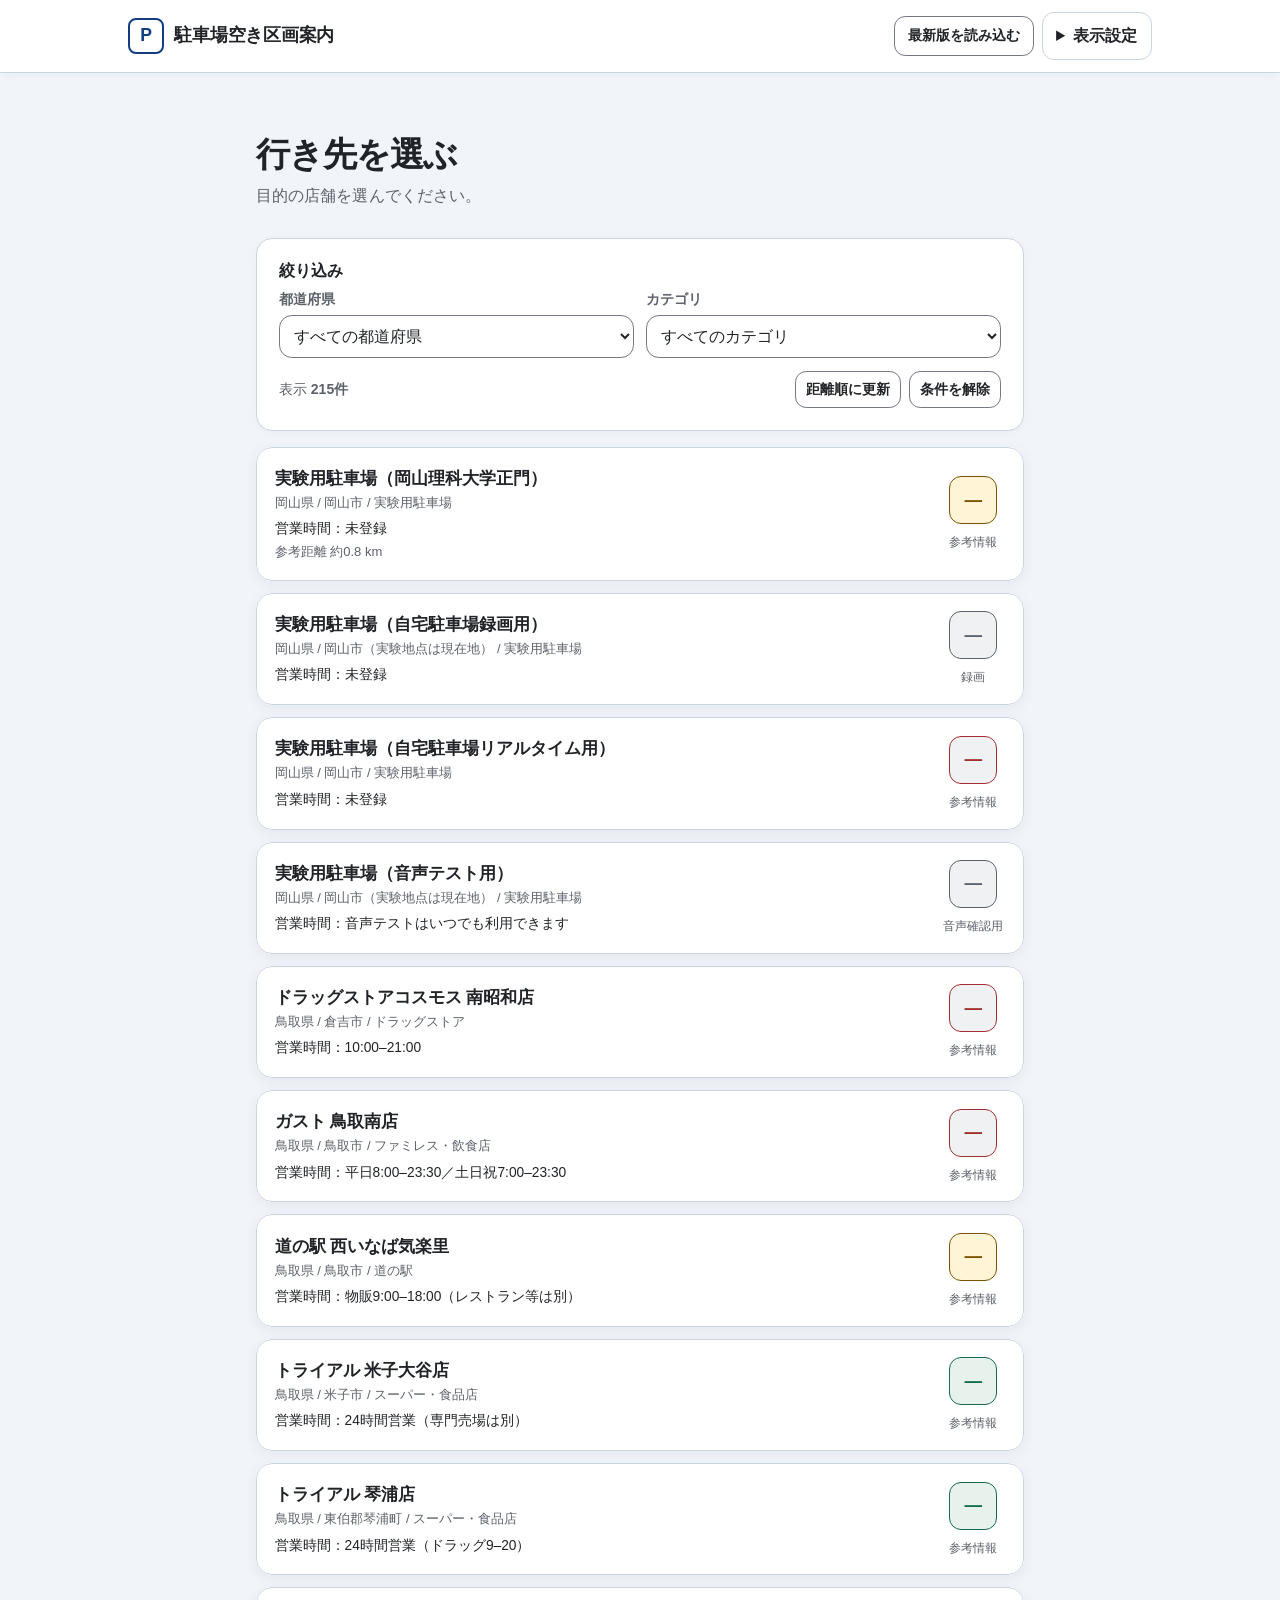
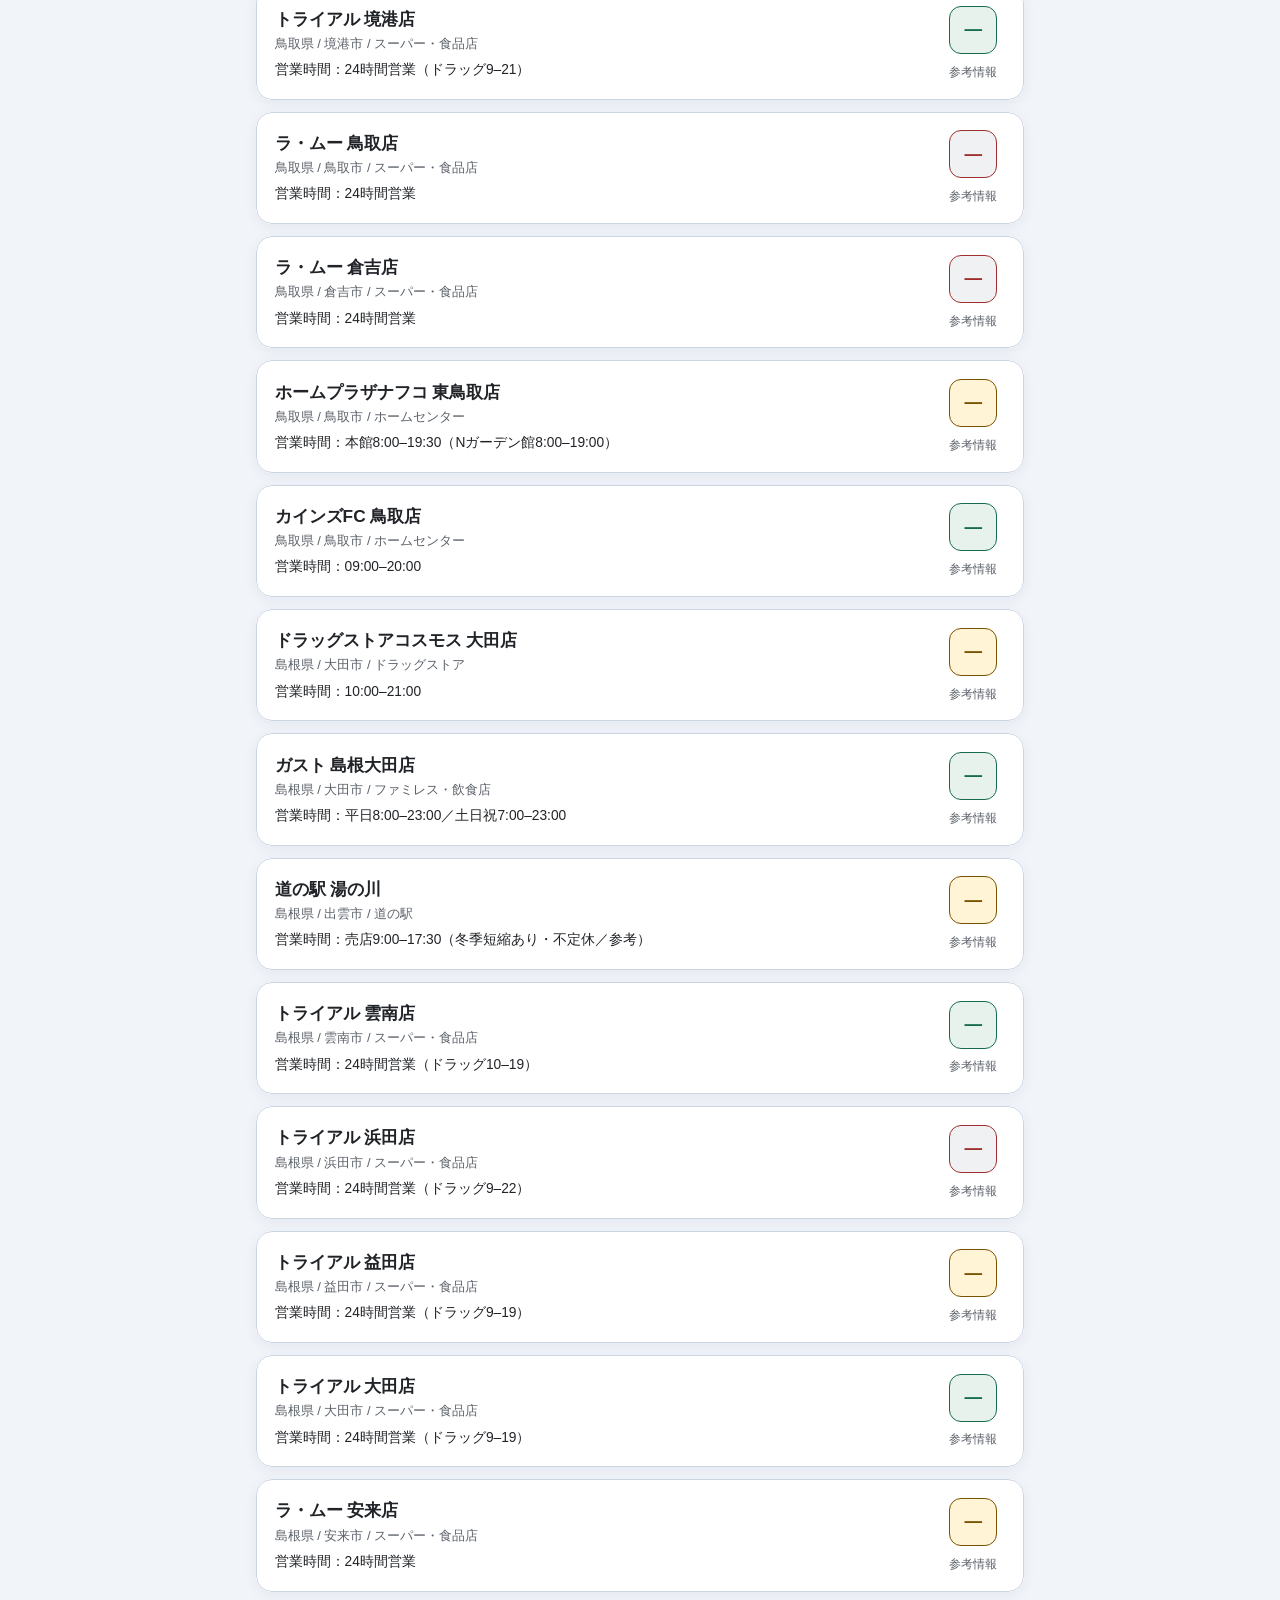
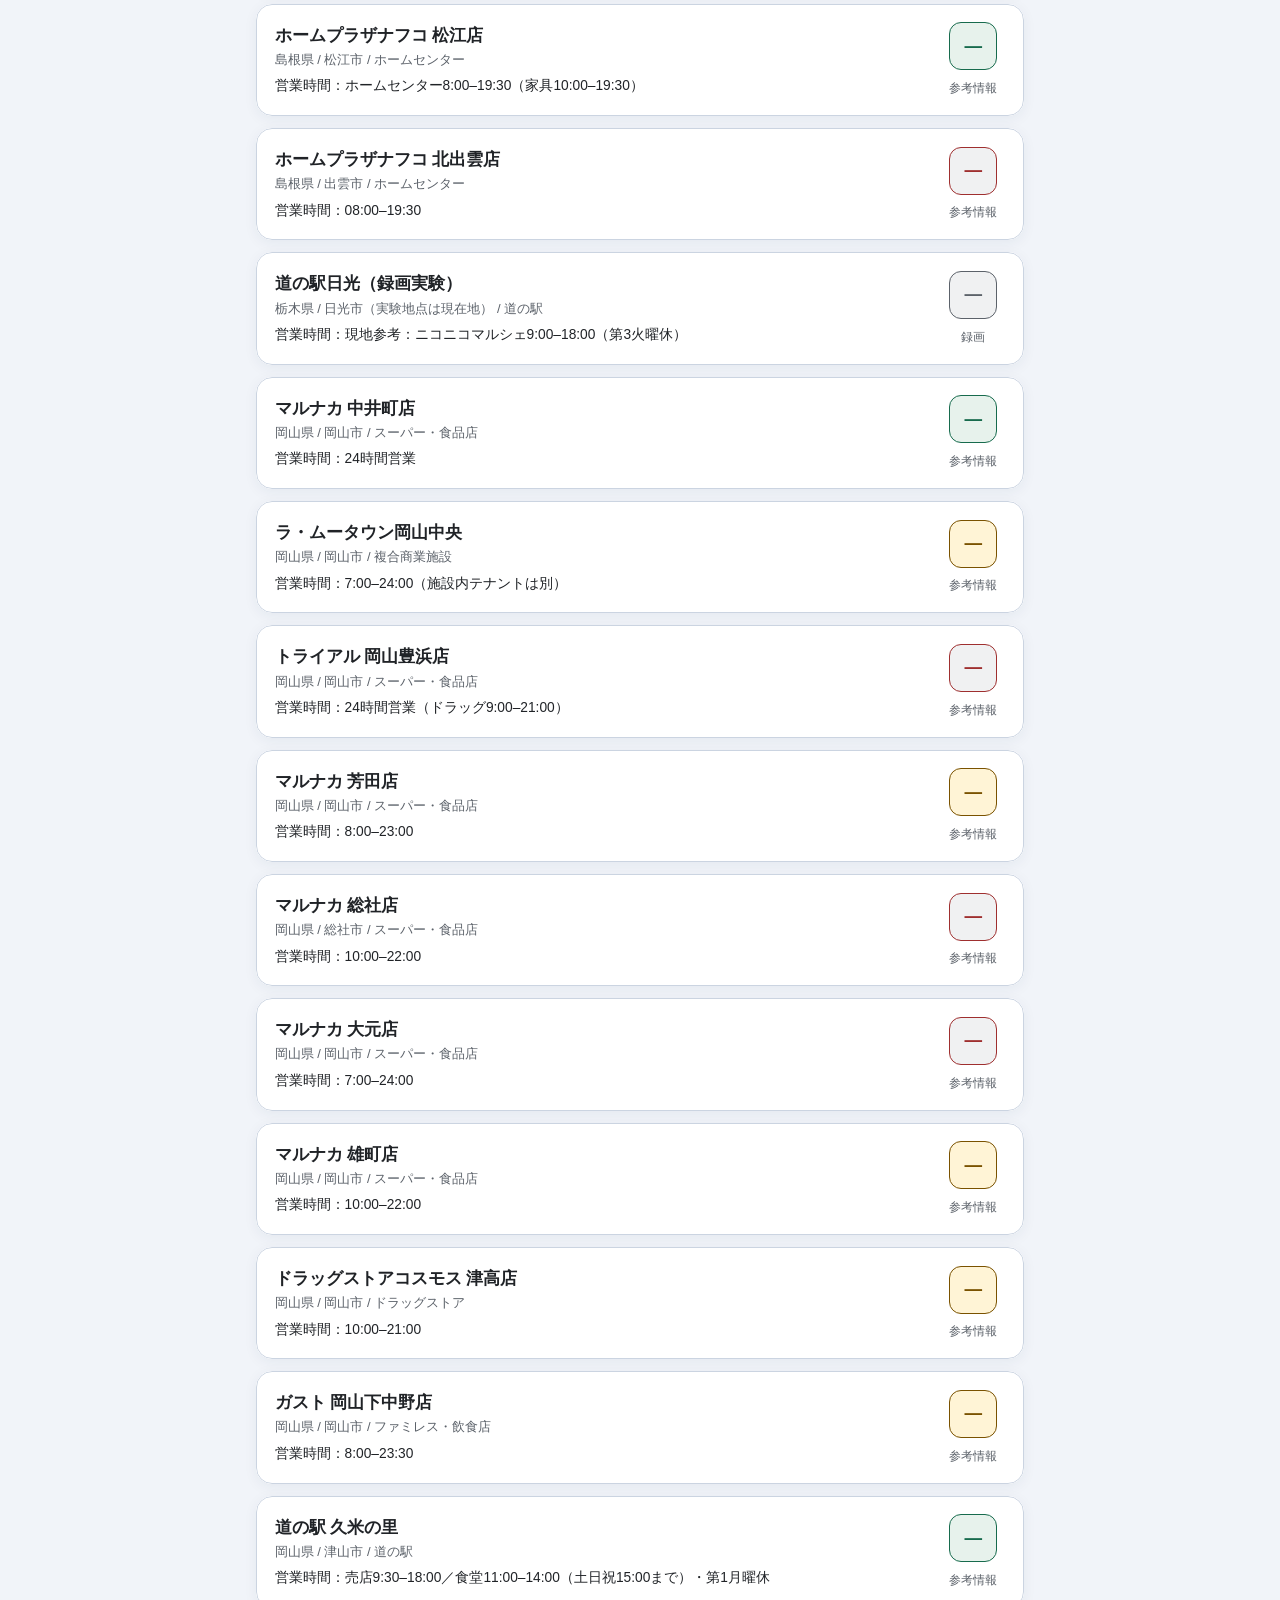
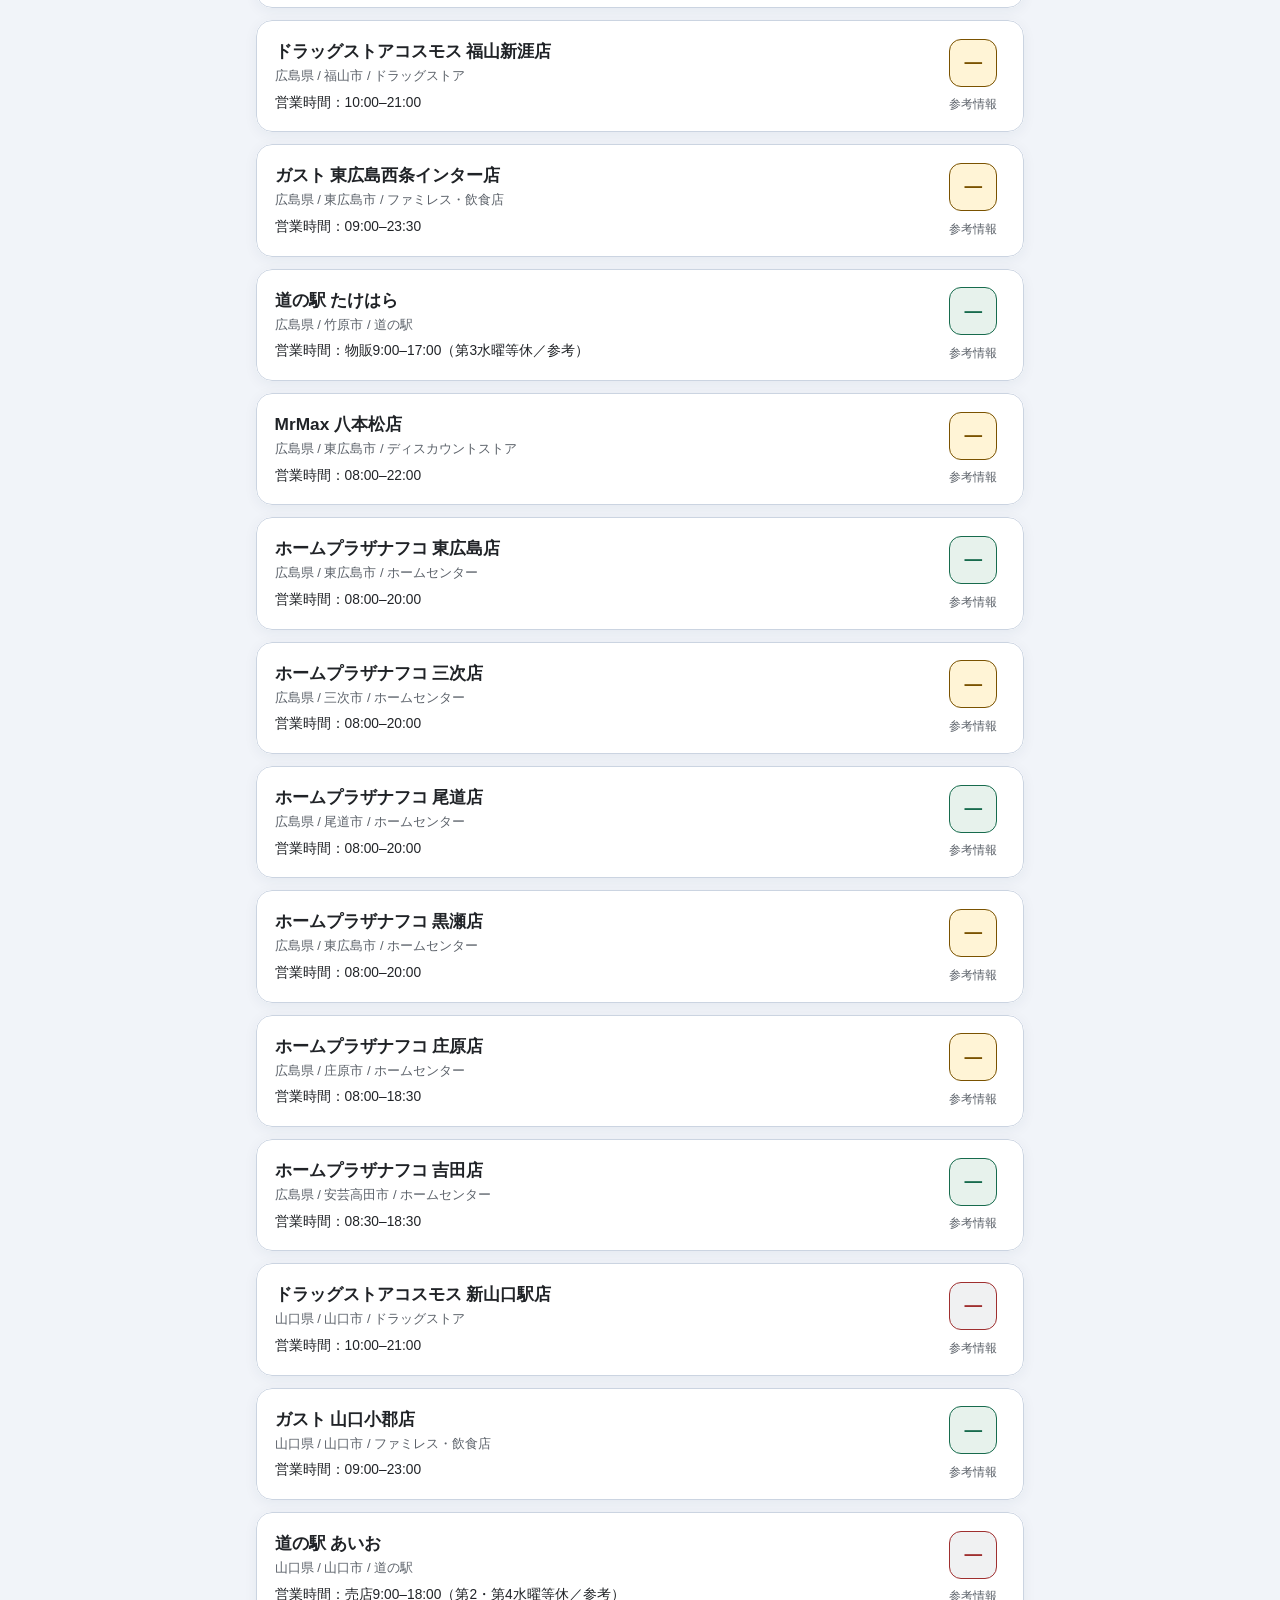
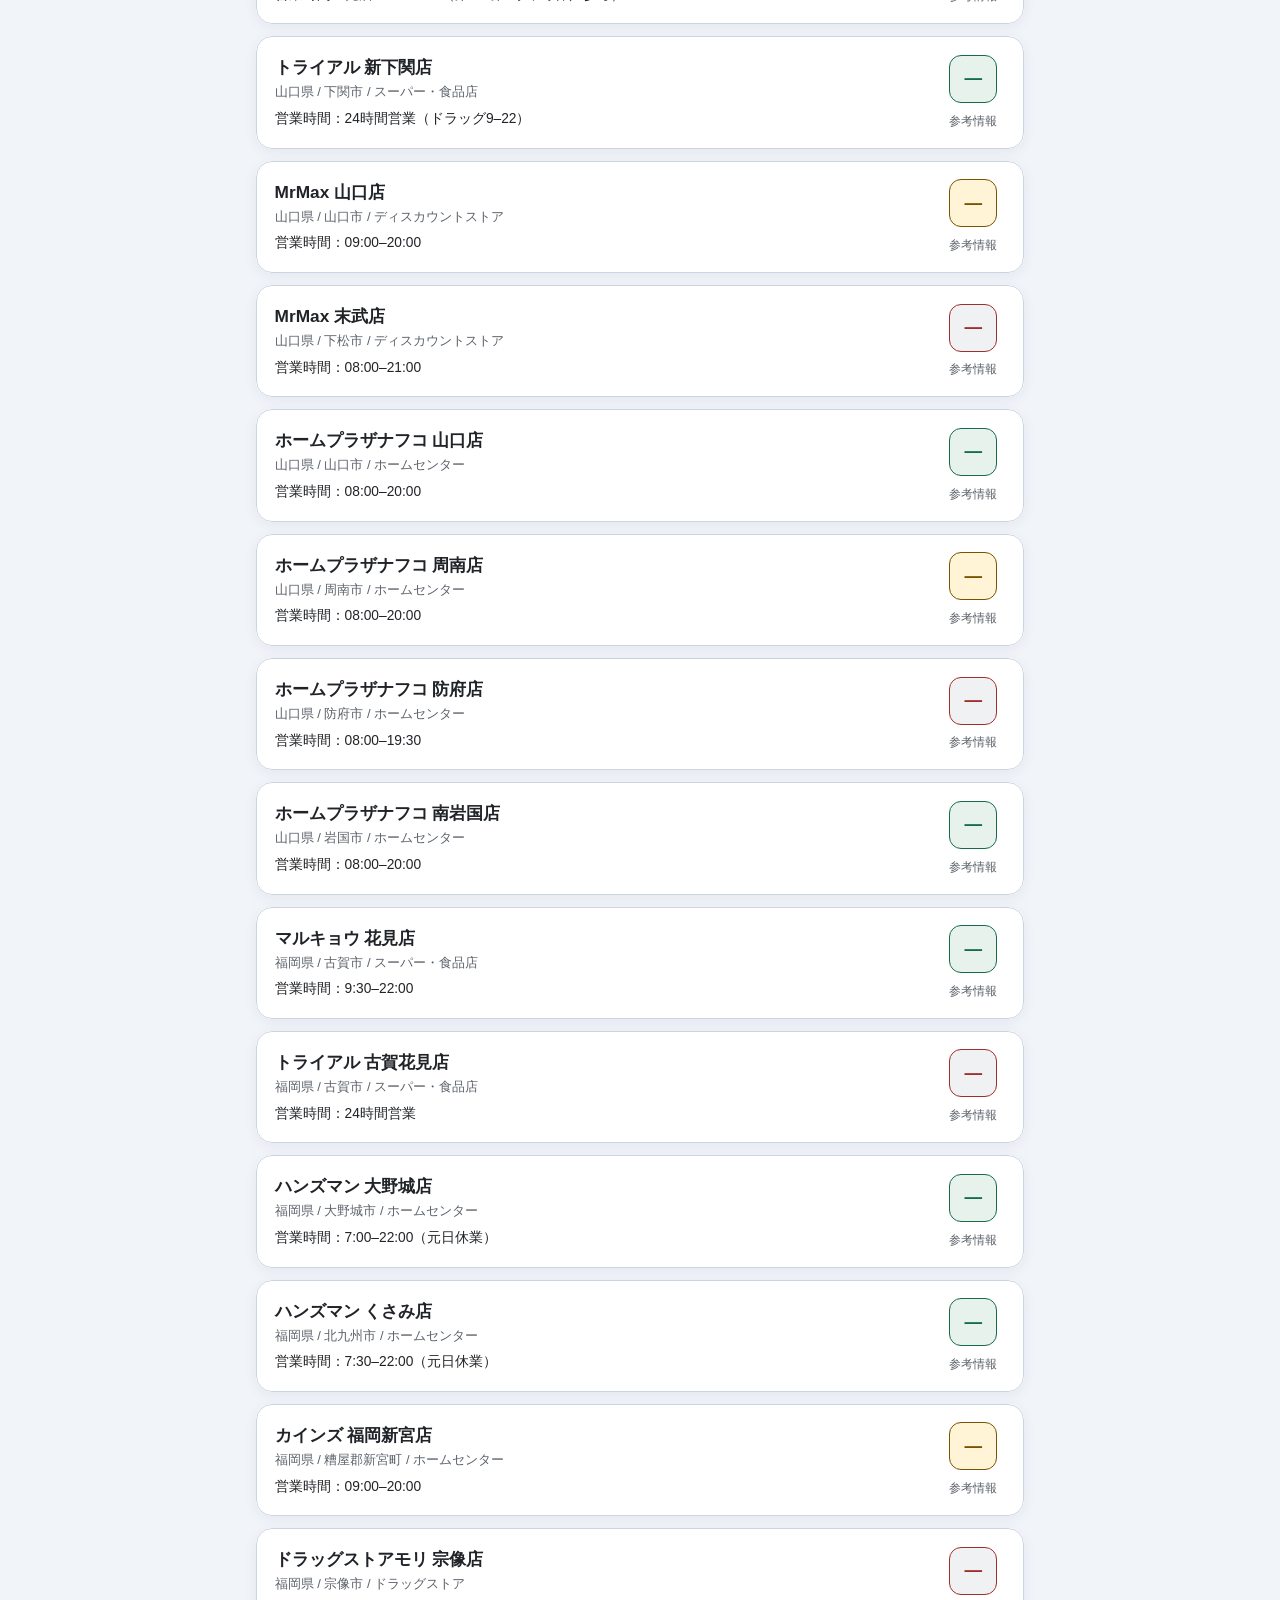
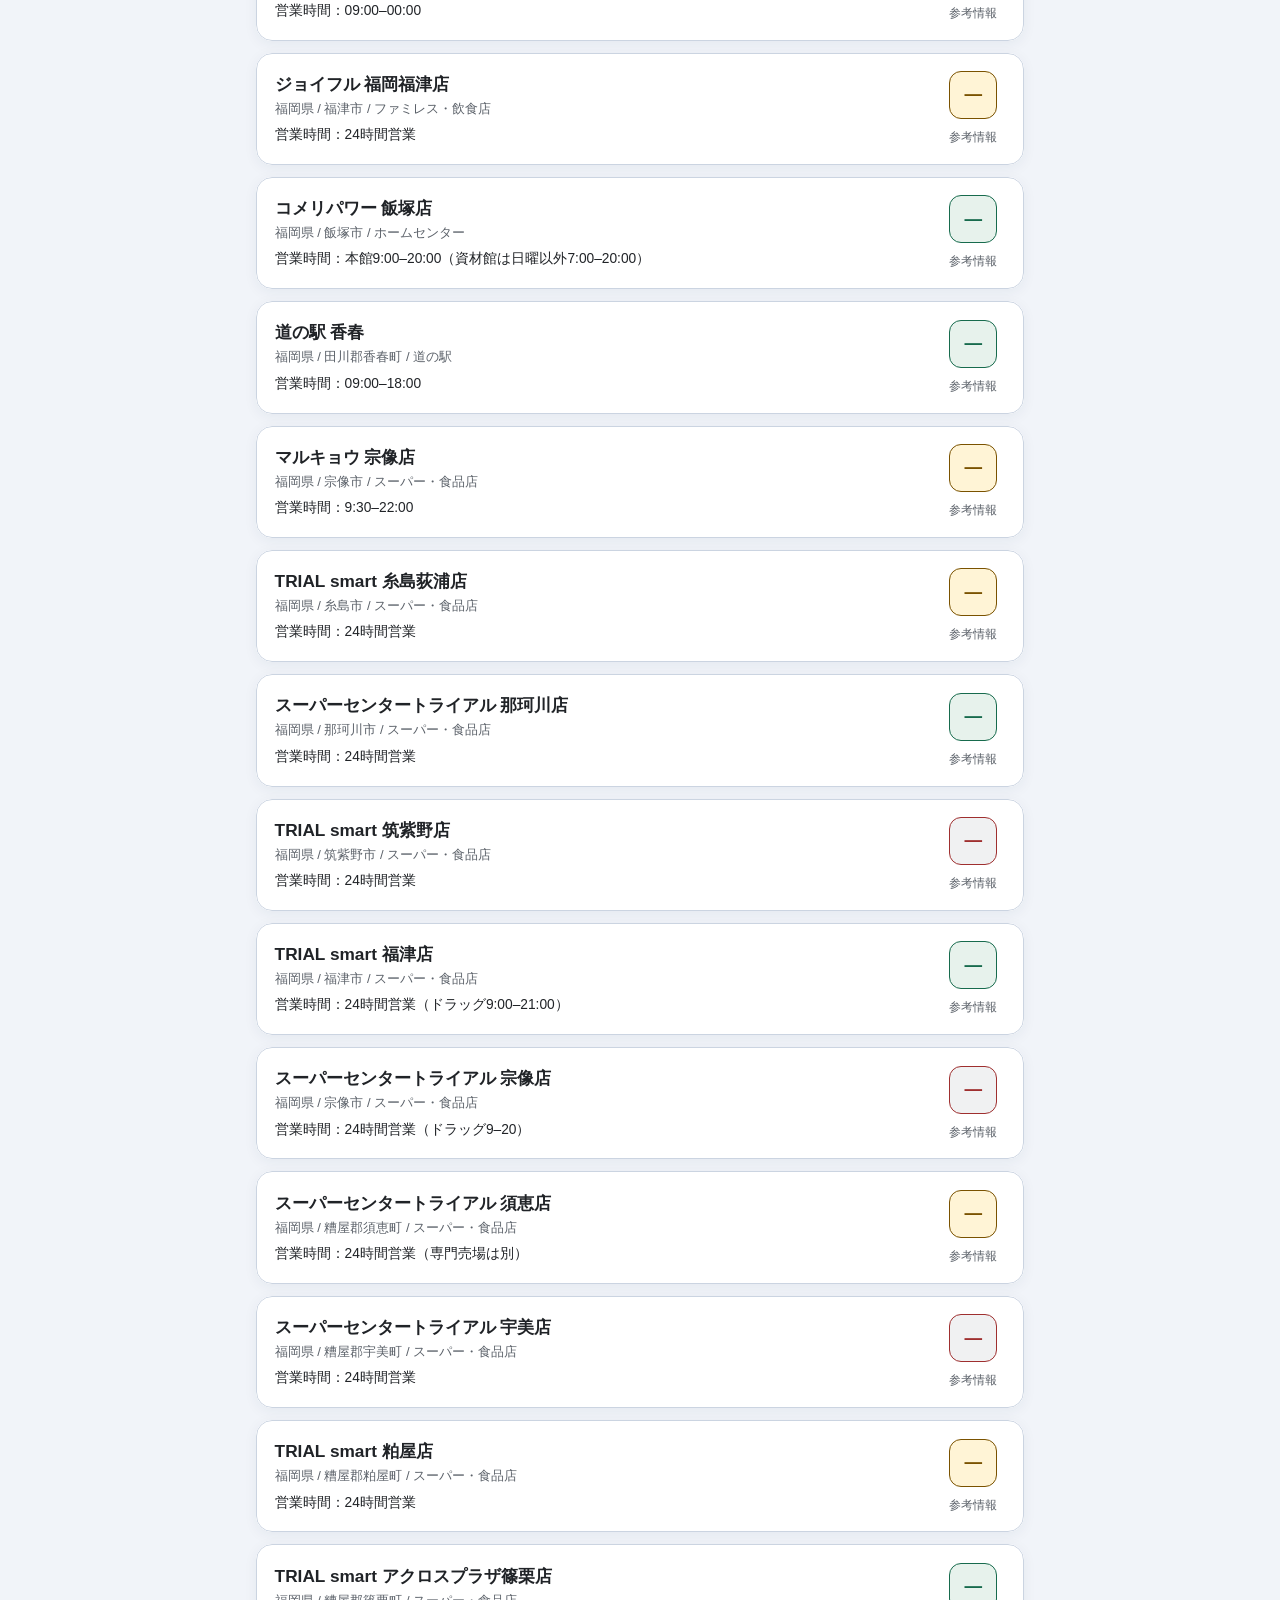
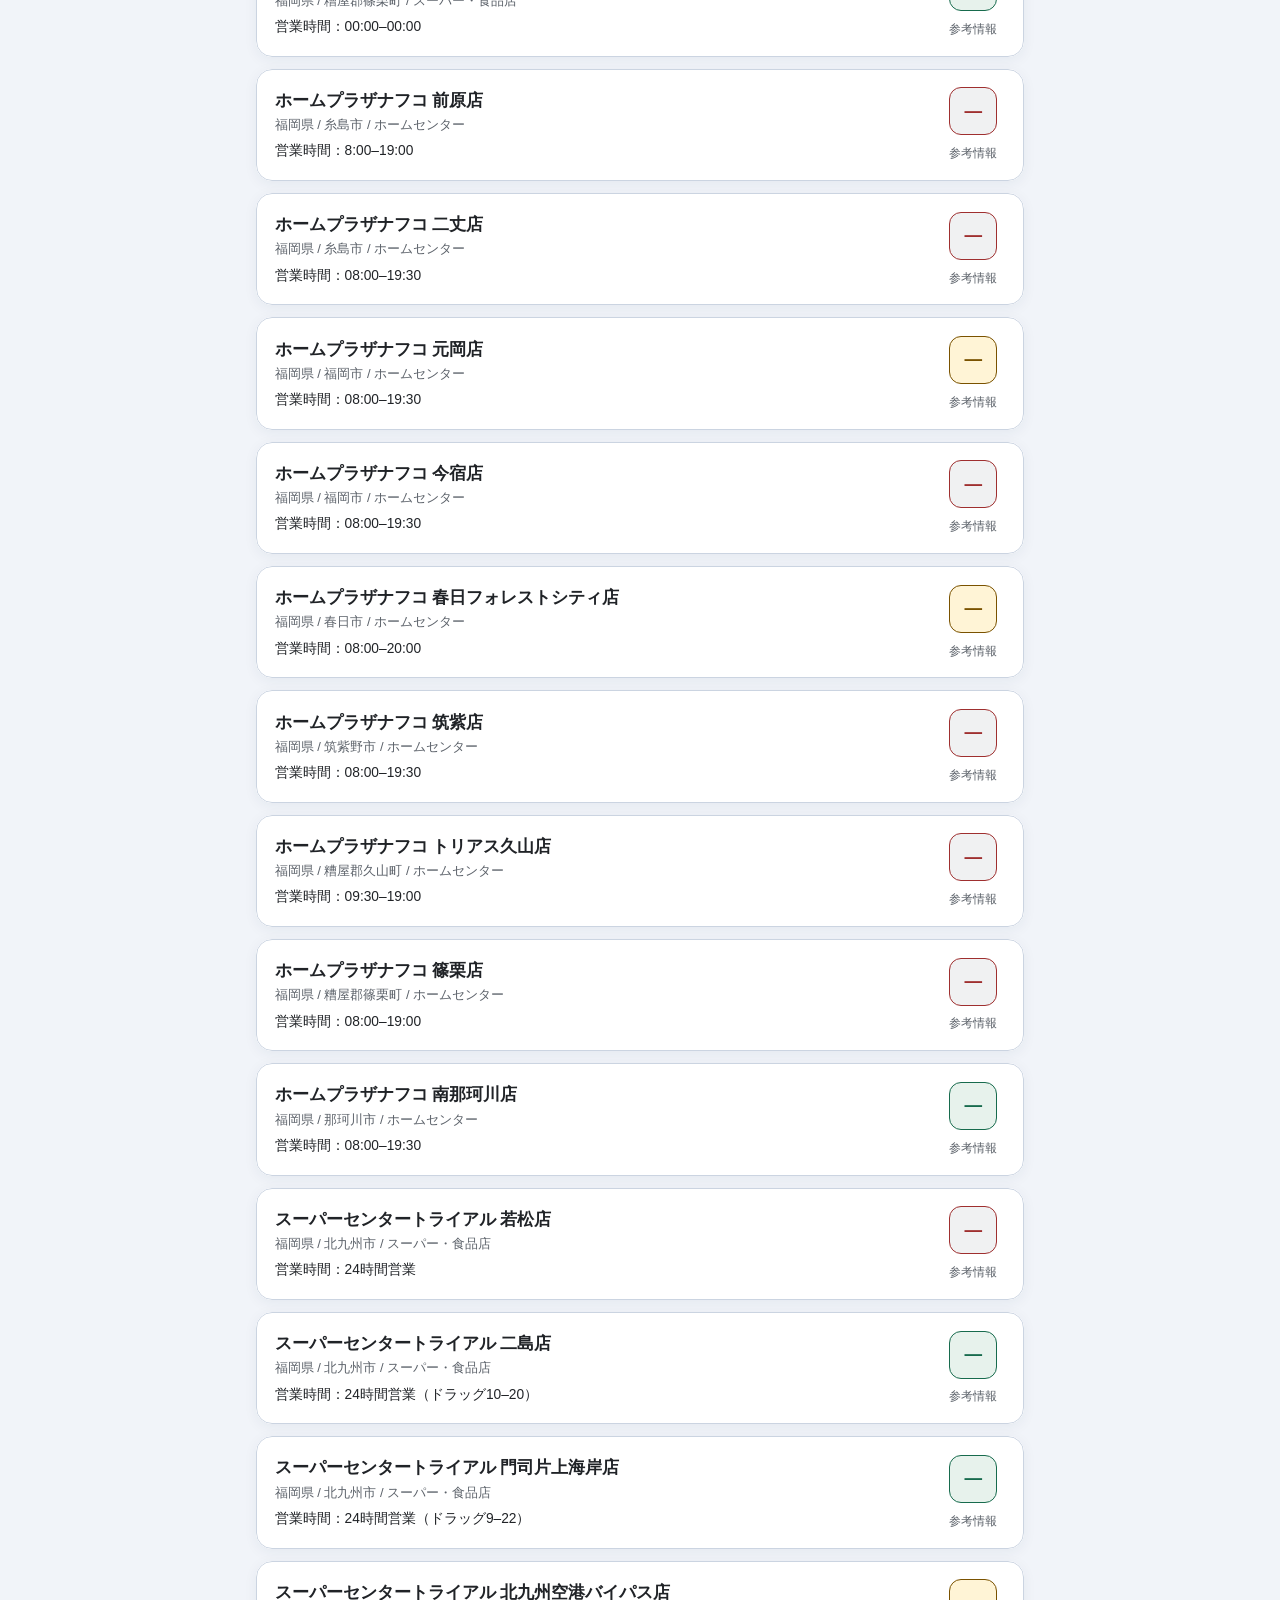
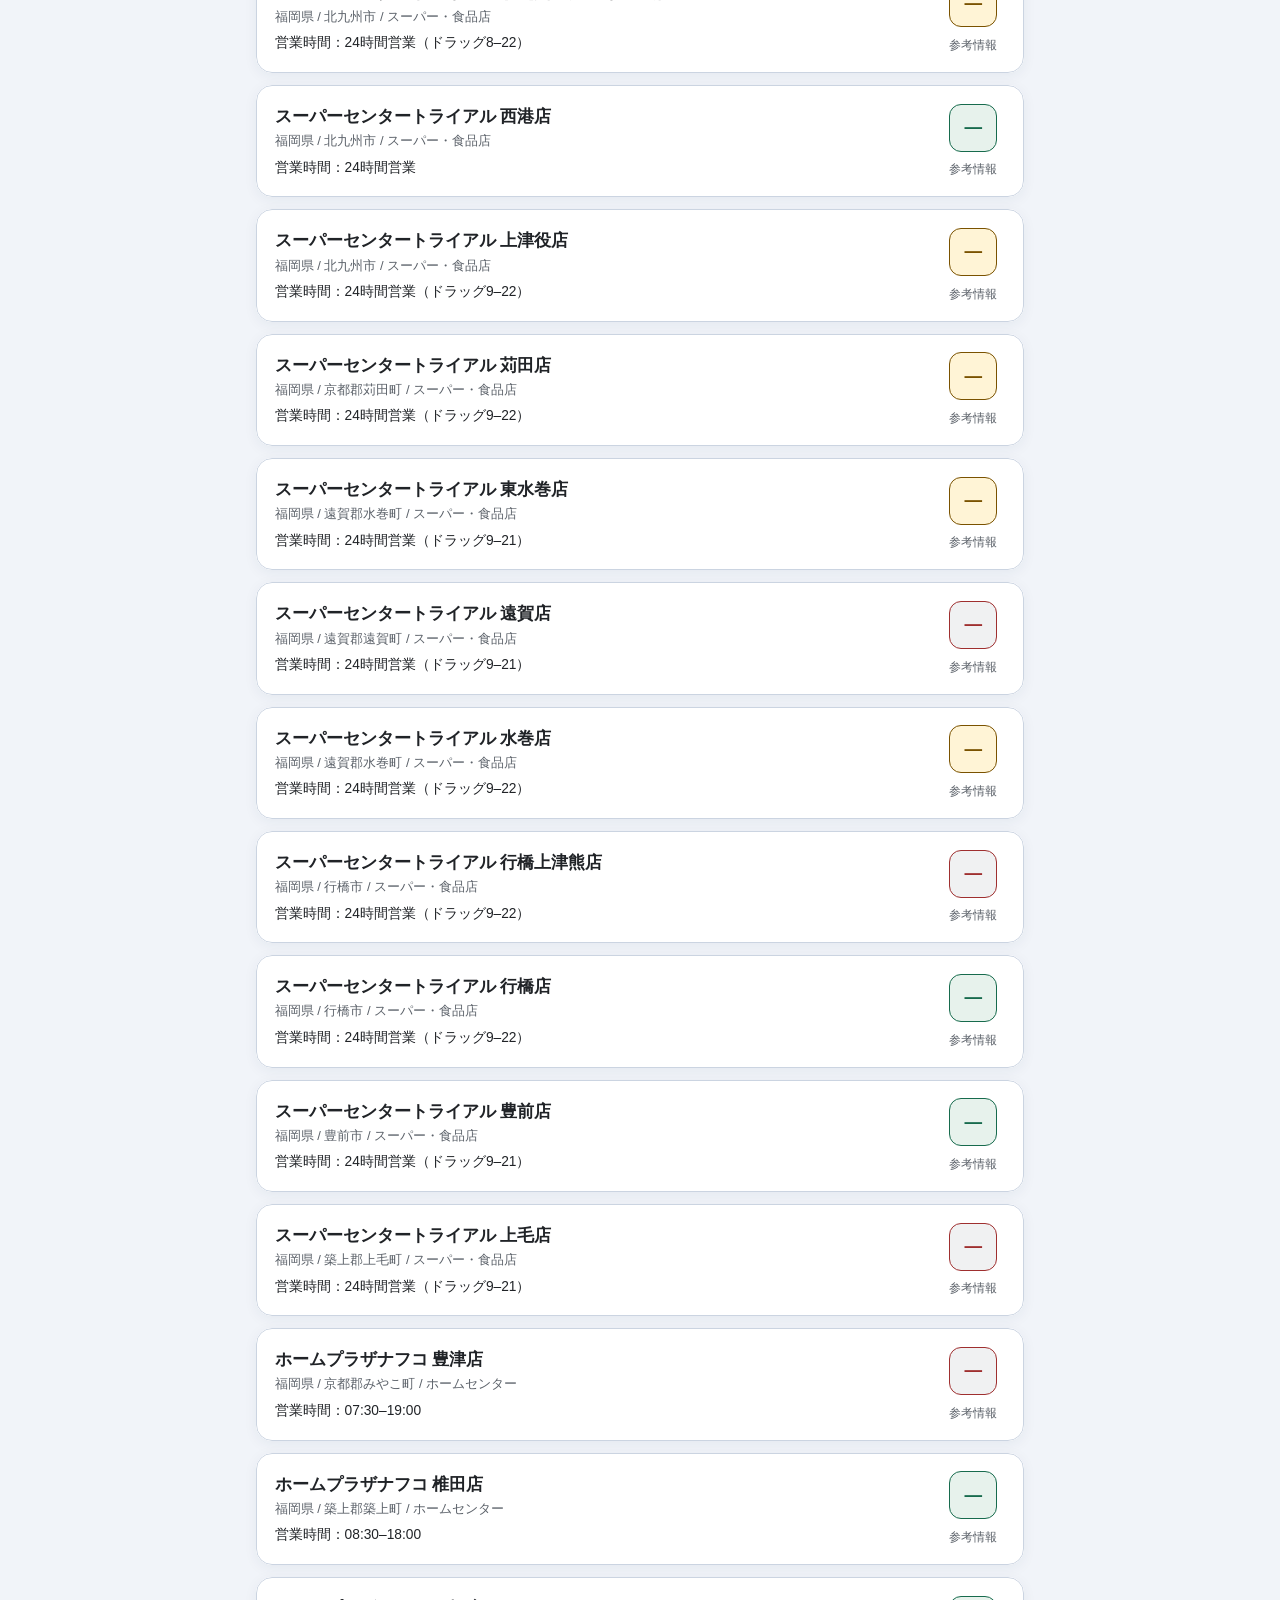
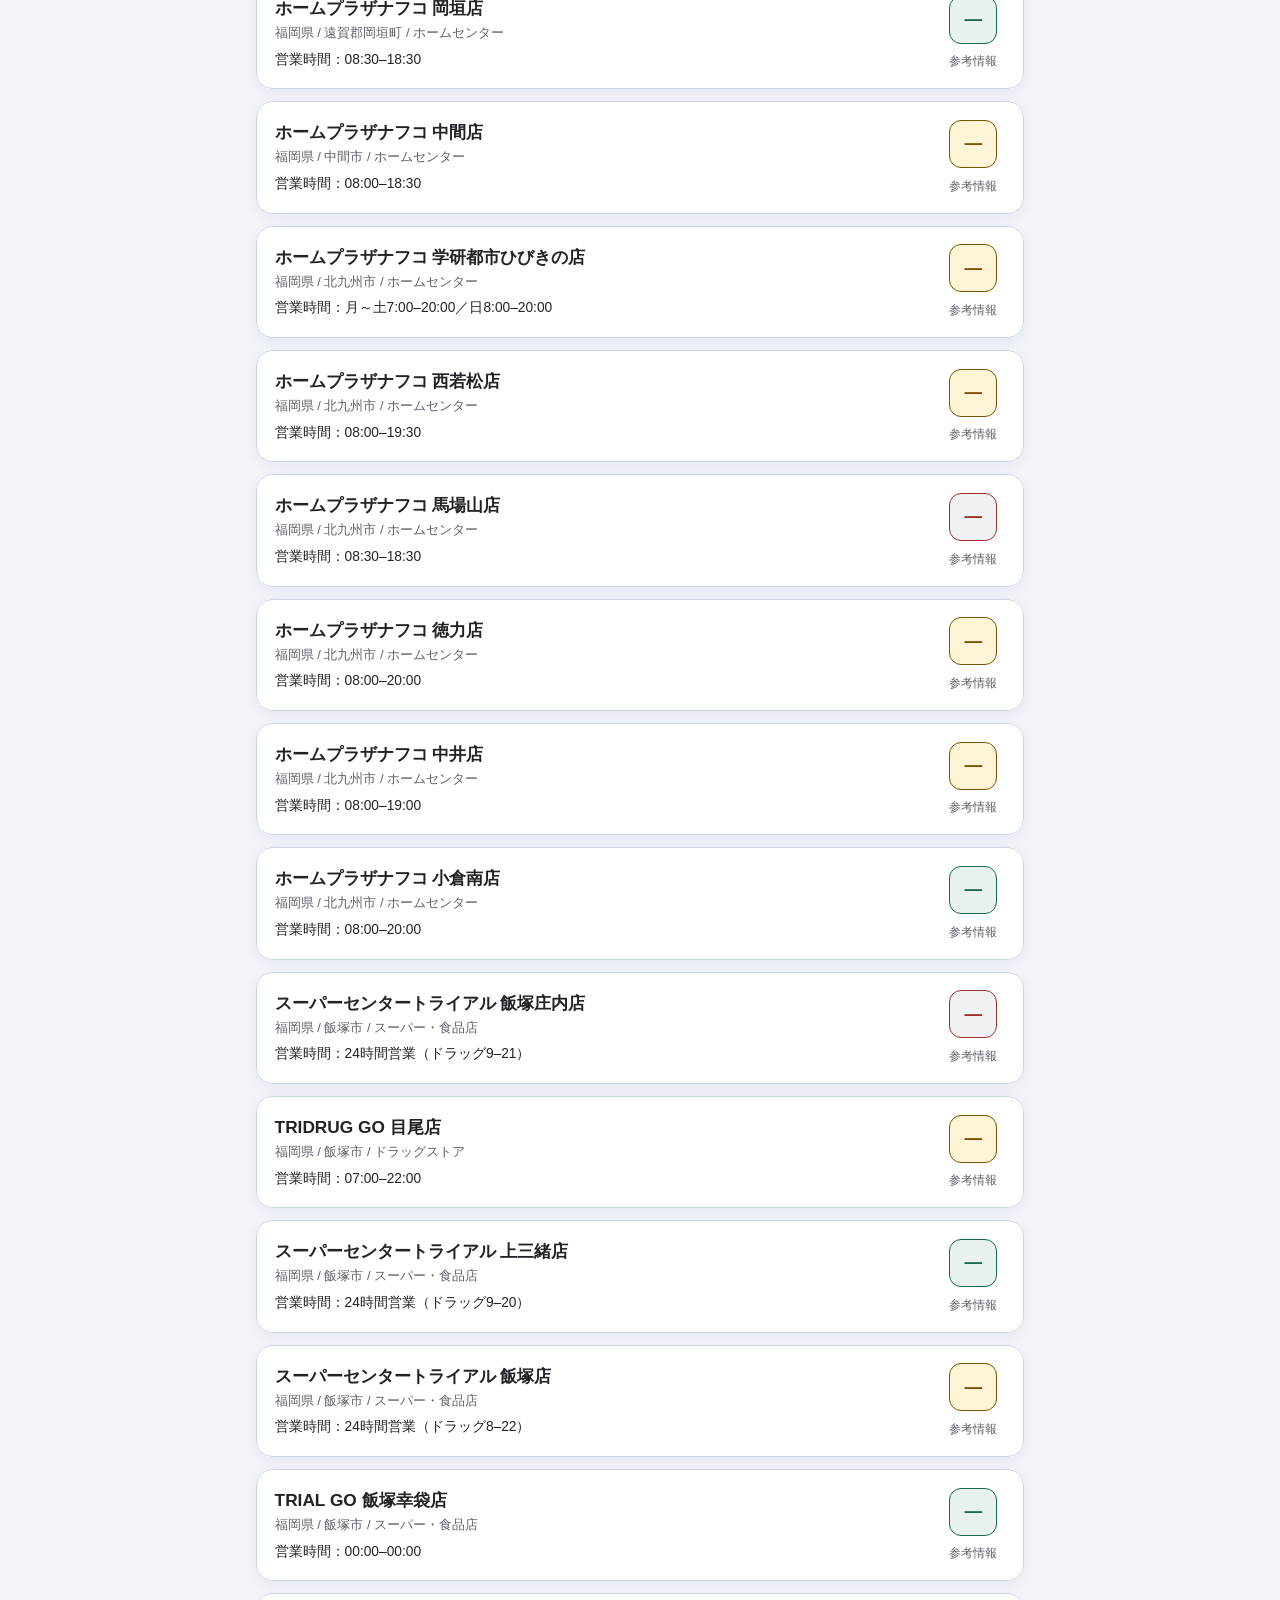
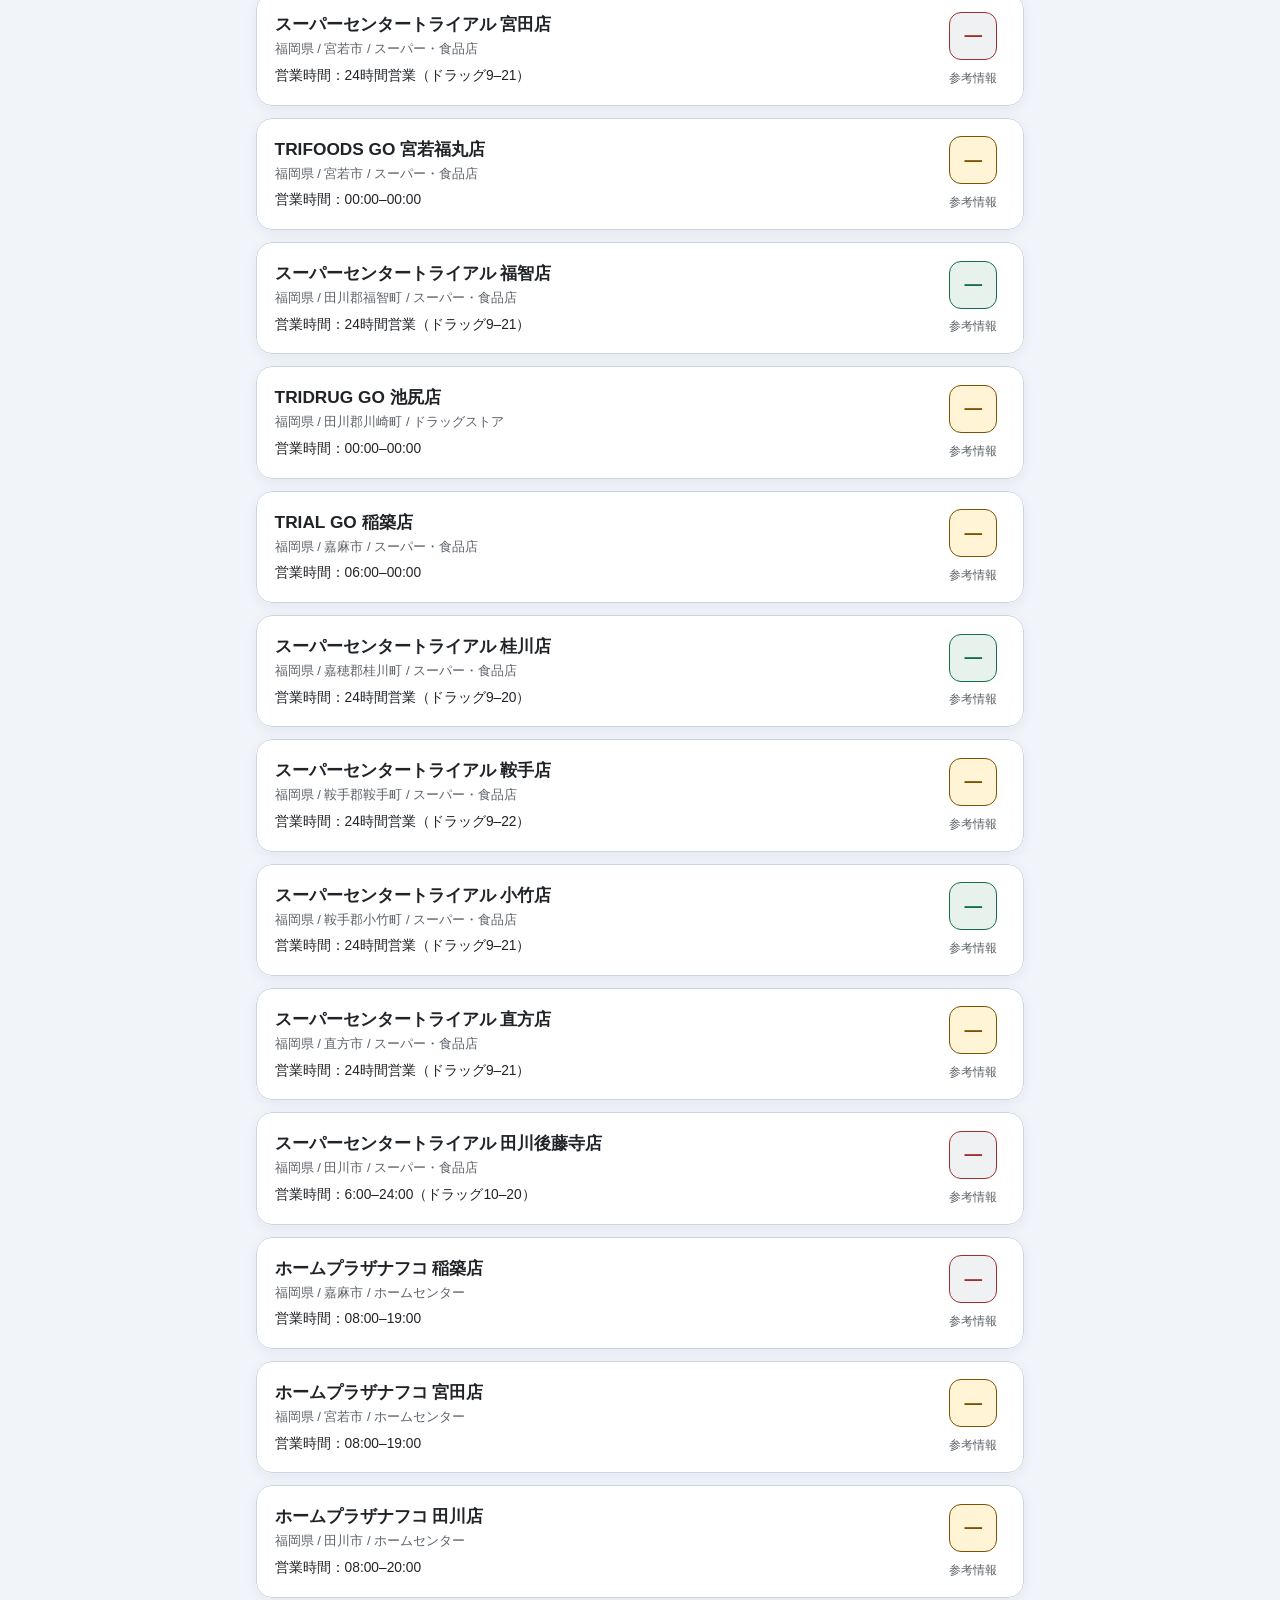
<file: index.html>
<!doctype html>
<html lang="ja" data-theme="light" data-font-size="normal">
  <head>
    <meta charset="UTF-8">
    <meta name="viewport" content="width=device-width, initial-scale=1.0">
    <meta name="theme-color" content="#ffffff">
    <meta name="mobile-web-app-capable" content="yes">
    <meta name="apple-mobile-web-app-capable" content="yes">
    <meta name="apple-mobile-web-app-title" content="駐車場案内">
    <meta name="apple-mobile-web-app-status-bar-style" content="default">
    <link rel="manifest" href="./manifest.webmanifest">
    <link rel="apple-touch-icon" href="./icons/apple-touch-icon.png">
    <link rel="icon" type="image/png" sizes="192x192" href="./icons/icon-192.png">
    <meta
      name="description"
      content="空き駐車区画を地図と音声で案内するアプリ"
    >
    <title>駐車場空き区画案内</title>
    <!-- 利用者画面の共通スタイル。管理画面とは別リポジトリで管理する。 -->
    <link rel="stylesheet" href="./styles.css?v=20261118-voice-scene-demo-1">
    <!-- 安全確認 → 施設データ → 同期設定 → レイアウト → 画面制御の順で読み込む。 -->
    <link rel="stylesheet" href="./map-display.css?v=20261029-phase-demo-2">
    <script src="./map-display.js?v=20261014-interaction" defer></script>
    <script src="./location-safety.js" defer></script>
    <script src="./facilities.js?v=20261030-home-experiments-1" defer></script>
    <script src="./sync-config.js" defer></script>
    <script src="./parking-layouts.js" defer></script>
    <script src="./live-status.js?v=20261113-nikko-sync-1" defer></script>
    <script src="./facility-operations.js?v=20261028-closed-rest-1" defer></script>
    <script src="./speech-readings.js?v=20261030-recorded-voice-standard-1" defer></script>
    <script src="./voice-guide-scripts.js?v=20261113-bilingual-coverage-1" defer></script>
  <script src="./voice-guide-playback.js?v=20261113-reusable-space-1" defer></script>
  <script src="./voice-continuous-playback.js?v=20261030-voice-no-cutoff-1" defer></script>
  <script src="./voice-audio-cache.js?v=20261030-rpc-manifest-1" defer></script>
  <script src="./voice-test-scenarios.js?v=20261113-bilingual-coverage-1" defer></script>
  <script src="./app.js?v=20261118-voice-scene-demo-1" defer></script>
  <script src="./voice-screen-demo.js?v=20261118-voice-scene-demo-1" defer></script>
  <link rel="stylesheet" href="./voice-screen-demo.css?v=20261118-voice-scene-demo-1">
  <link rel="stylesheet" href="./traffic-safety.css?v=20261112-1">
  <script src="./traffic-safety.js?v=20261113-english-1" defer></script>
    <script src="./pwa.js?v=20261118-manual-update-1" defer></script>
  <link href="./experience.css" rel="stylesheet">
  <link href="./user-experience.css?v=20261118-header-update-1" rel="stylesheet">
<script defer src="./camera-view.js?v=20261113-nikko-sync-1"></script>
  <script defer src="./user-experience.js?v=20261112-no-top-location-1"></script>
</head>

  <body>

    <!-- 起動直後にアプリ名を示し、準備が整ったら通常の施設選択画面に戻す。 -->
    <div class="launch-screen" id="launch-screen" role="status" aria-live="polite">
      <div class="launch-content">
        <div class="launch-mark" aria-hidden="true">
          <span class="launch-mark-letter">P</span>
          <span class="launch-mark-lines"><span></span><span></span><span></span></span>
        </div>
        <p class="launch-title">駐車場空き区画案内</p>
        <p class="launch-subtitle">PARKING GUIDE</p>
        <p class="launch-loading">
          <span class="launch-spinner" aria-hidden="true"></span>
          <span>起動しています…</span>
        </p>
        
      </div>
    </div>
    <script>
      // DOMの準備後に最短約1秒で閉じる。通信が遅くても画面をふさぎ続けない。
      (() => {
        const splash = document.getElementById("launch-screen");
        if (!splash) return;

        const startedAt = Date.now();
        let dismissed = false;

        function closeSplash() {
          if (dismissed) return;
          dismissed = true;
          splash.classList.add("is-leaving");
          splash.setAttribute("aria-hidden", "true");
          window.setTimeout(() => splash.remove(), 320);
        }

        function closeWhenReady() {
          const remaining = Math.max(0, 1000 - (Date.now() - startedAt));
          window.setTimeout(closeSplash, remaining);
        }

        if (document.readyState === "loading") {
          document.addEventListener("DOMContentLoaded", closeWhenReady, { once: true });
        } else {
          closeWhenReady();
        }
        // 外部スクリプトの読み込みに時間がかかった場合の上限。
        window.setTimeout(closeSplash, 3500);
      })();
    </script>

    <a class="skip-link" href="#main-content">本文へ移動</a>

    <!-- アプリ名と表示設定。運転中でも誤操作しにくいよう操作数を抑える。 -->
    <header class="site-header">
      <div class="header-inner">
        <a class="site-name" href="#facility" data-go-home aria-label="最初の画面へ戻る">
          <span class="parking-symbol" aria-hidden="true">P</span>
          <span>駐車場空き区画案内</span>
        </a>
        <div class="header-actions">
          <div id="pwa-update-panel" class="pwa-update pwa-update-header">
            <p id="pwa-update-status" class="pwa-status" role="status">停車中に最新版を確認して読み込み直します。</p>
            <button id="pwa-update-button" class="secondary-button" type="button" aria-describedby="pwa-update-status">最新版を読み込む</button>
          </div>
          <div class="display-controls" aria-label="表示設定">
          <button class="display-button" id="theme-button" type="button" aria-pressed="false">
            ダークモード
          </button>
          <button class="display-button" id="text-size-button" type="button" aria-pressed="false">
            文字を大きく
          </button>
          <button class="display-button" id="language-button" type="button" aria-label="表示言語を切り替える">
            English
          </button>
          <details class="location-settings" id="location-settings">
            <summary>位置情報の設定</summary>
            <section class="location-panel" aria-labelledby="location-title">
                    <div class="location-summary">
                      <h2 id="location-title" class="panel-title">現在地</h2>
                      <p id="location-status" class="location-status" role="status" aria-live="polite">まだ取得していません</p>
                      <p id="location-details" class="location-details"></p>
                      <p id="motion-status" class="motion-status" role="status" aria-live="polite">
                        移動状態：未確認
                      </p>
                    </div>
                    <div class="location-actions">
                      <button class="secondary-button" id="location-button" type="button">現在地を取得</button>
                      <button class="secondary-button" id="location-stop-button" type="button" hidden>取得を停止</button>
                    </div>
                    <details class="location-help">
                      <summary>位置情報について</summary>
                      <p>現在地は距離表示と移動状態の確認に使用します。位置情報はこのページ内で処理し、保存・送信しません。</p>
                      <p>ブラウザー版のため、画面を閉じた後やバックグラウンドでの常時取得は行いません。</p>
                    </details>
                  </section>
          </details>
          </div>
        </div>
      </div>
    </header>

    <main id="main-content" class="main-content" tabindex="-1">
      <!-- 5画面構成：施設 → 条件 → 待機 → 区画 → 駐車中。 -->




      <!-- 端末への追加・通信状態・更新を表示する。操作は既存の運転中制御を通す。 -->
      <section class="pwa-panel" aria-labelledby="pwa-title">
        <details id="pwa-install-help">
          <summary id="pwa-title">ホーム画面に追加して使う</summary>
          <p id="pwa-install-instructions">iPhone・iPad：Safariでこのページを開き、共有メニューから「ホーム画面に追加」を選びます。「Webアプリとして開く」が表示された場合はオンにして追加してください。</p>
          <p id="pwa-android-instructions">Android：Chromeのメニューから「アプリをインストール」または「ホーム画面に追加」を選びます。</p>
          <button id="pwa-install-button" class="secondary-button" type="button" hidden>アプリを追加</button>
          <p id="pwa-install-status" class="pwa-status" role="status" aria-live="polite"></p>
        </details>
        <p id="pwa-offline-status" class="pwa-status" role="status" aria-live="polite" hidden></p>

      </section>

      <!-- 画面1：利用する施設の選択。 -->
      <section class="screen" id="facility-screen" data-screen="facility" aria-labelledby="facility-title">
        <div class="screen-heading">
          <h1 id="facility-title" tabindex="-1">行き先を選ぶ</h1>
          <p>目的の店舗を選んでください。</p>
        </div>

        <form id="facility-filter-form" class="facility-filters" aria-labelledby="filter-title">
          <h2 id="filter-title">絞り込み</h2>
          <div class="filter-grid">
            <div class="filter-field">
              <label for="prefecture-filter">都道府県</label>
              <select id="prefecture-filter" name="prefecture">
                <option value="">すべての都道府県</option>
              </select>
            </div>
            <div class="filter-field">
              <label for="category-filter">カテゴリ</label>
              <select id="category-filter" name="category">
                <option value="">すべてのカテゴリ</option>
              </select>
            </div>
          </div>
          <div class="filter-footer">
            <p class="facility-count-line">表示 <strong id="facility-count">0件</strong></p>
            <div class="filter-actions">
              <button class="secondary-button" id="sort-distance-button" type="button">距離順に更新</button>
              <button class="secondary-button" id="reset-filters-button" type="button">条件を解除</button>
            </div>
          </div>
        </form>

        <p id="facility-empty" class="empty-state" hidden>条件に一致する施設がありません。</p>
        <p class="availability-key">満：満車 · 混：混雑 · 空：空きあり · 休：休業日 · 閉：開店前・閉店後 · —：未確認</p>

        <div id="facility-list" class="facility-list" aria-label="選択できる施設"></div>
      </section>

      <!-- 画面2：案内先区画を選ぶ際の優先条件。 -->
      <section class="screen" id="condition-screen" data-screen="condition" aria-labelledby="condition-title" hidden>
        <button class="back-button" type="button" data-back="facility">← 施設選択へ戻る</button>
        <div class="screen-heading">
          <h1 id="condition-title" tabindex="-1">駐車区画の条件を選ぶ</h1>
          <p id="selected-facility-name" class="selected-place"></p>
          <section id="private-test-location-panel" class="private-test-location-panel" hidden aria-labelledby="private-test-location-title">
            <h2 id="private-test-location-title">登録地点</h2>
            <p>案内に使用する地点を、この端末に登録できます。</p>
            <p id="private-test-location-status" class="private-test-location-status" role="status" aria-live="polite">テスト地点はまだ登録されていません。</p>
            <div class="private-test-location-actions">
              <button class="secondary-button" id="save-private-test-location-button" type="button">現在地を登録</button>
              <button class="secondary-button" id="clear-private-test-location-button" type="button">登録地点を削除</button>
            </div>
          </section>
          <p id="random-guidance-note" class="random-guidance-note" hidden></p>
        </div>

        <section id="facility-camera" class="camera-card" aria-label="現地の写真"><h2>駐車場のカメラ写真</h2><p>現地の様子を、案内開始前に確認できます。</p><label>カメラ<select aria-label="表示するカメラ"></select></label><img hidden alt="駐車場のカメラ写真"><p role="status" aria-live="polite">現在の写真を確認できません</p><button type="button" class="secondary-button">写真を更新</button></section>
        <form id="condition-form">
          <fieldset id="destination-fieldset" class="condition-fieldset destination-fieldset" hidden>
            <legend>目的店舗</legend>
            <div id="destination-cards" class="destination-cards" aria-label="目的店舗を選択"></div>
            <p class="fieldset-help">この敷地内で行きたい店舗を選択してください。</p>
            <label class="destination-select-label" for="destination-select">
              行き先
              <select id="destination-select">
                <option value="">目的店舗を選択</option>
              </select>
            </label>
          </fieldset>

          <fieldset class="condition-fieldset">
            <legend>利用する駐車区画</legend>
            <div class="choice-list space-type-choices">
              <label class="choice-row">
                <input type="radio" name="spaceType" value="standard" checked>
                <span><strong>普通車</strong></span>
              </label>
              <label class="choice-row">
                <input type="radio" name="spaceType" value="compact">
                <span><strong>軽自動車</strong></span>
              </label>
              <label class="choice-row">
                <input type="radio" name="spaceType" value="accessible">
                <span><strong>車いす使用者用</strong></span>
              </label>
              <label class="choice-row">
                <input type="radio" name="spaceType" value="ev">
                <span><strong>EV充電を利用</strong></span>
              </label>
              <label class="choice-row"><input type="radio" name="spaceType" value="priority"><span><strong>優先区画</strong><small>現地の利用条件に該当する方</small></span></label>
              <div class="choice-row extended-space-choice"><label><input type="radio" name="spaceType" value="extended"><strong>その他の車種・専用区画</strong></label><label for="extended-space-type" class="sr-only">車種・専用用途を選択</label><select id="extended-space-type"></select><small>専用・予約区画は現地の利用条件をご確認ください。</small></div>
            </div>
          </fieldset>

          <fieldset class="condition-fieldset">
            <legend>優先する条件</legend>
            <div class="choice-list priority-choices">
              <label class="choice-row">
                <input type="radio" name="priority" value="balanced" checked>
                <span><strong>おまかせ</strong><small>入口までの距離と停めやすさをもとに選択</small></span>
              </label>
              <label class="choice-row">
                <input type="radio" name="priority" value="near">
                <span><strong>入口に近い</strong></span>
              </label>
              <label class="choice-row">
                <input type="radio" name="priority" value="wide">
                <span><strong>幅にゆとりがある</strong></span>
              </label>
            </div>
          </fieldset>

          <section class="proximity-panel" aria-labelledby="proximity-title">
            <h2 id="proximity-title">施設へ近づいたら自動表示</h2>
            <p>約250m以内で、空き区画を自動検索します。</p>
            <p id="proximity-status" class="proximity-status" role="status" aria-live="polite">まだ自動案内を開始していません。</p>
          </section>

          <section class="voice-settings" aria-labelledby="voice-settings-title">
            <label class="voice-option">
              <input id="voice-enabled" type="checkbox" checked>
              <span>
                <strong id="voice-settings-title">音声案内を使用</strong>
                <small>区画番号や混雑状況を音声で案内します。</small>
              </span>
            </label>

            <div class="voice-choice-row">
              <span id="voice-mode-label">日本語 / 端末音声</span>
              <button class="secondary-button" id="voice-preview-button" type="button">音声を試す</button>
            </div>

            <details class="advanced-settings" id="voice-advanced">
              <summary>音声・接続の詳細設定</summary>
            <div class="voice-output-settings">
              <label for="voice-output-mode">Bluetooth・CarPlayの音声設定</label>
              <select id="voice-output-mode">
                <option value="media">メディア再生（Safari向け）</option>
                <option value="call-test" selected>通話向け音声</option>
                <option value="mix">音楽と同時に再生</option>
                <option value="priority">案内音声を優先</option>
                <option value="system">端末の標準設定に任せる</option>
              </select>
              <button class="secondary-button" id="voice-output-test-button" type="button">接続先のテスト音</button>
              <label class="voice-option" for="cloud-voice-enabled">
                <input type="checkbox" id="cloud-voice-enabled">
                <span>保存済み部品を組み立てて再生（ない場合は端末音声）</span>
              </label>
              <p class="voice-status">利用できる音声で案内します。接続できないときは端末の音声に切り替えます。</p>
              
              <p id="cloud-voice-diagnostic" class="voice-status" role="status" aria-live="polite">接続診断：テスト後に表示します。</p>
        
        <details class="technical-help" id="voice-preparation-details" hidden>
          <summary>音声を事前保存（任意・停車中のみ）</summary>
          <p class="voice-status">生成サービスの制限を避けるため、1回あたり新規8件まで保存します。未処理が残る場合は、後から同じ操作を繰り返せます。保存済みの音声は再生成しません。</p>
          <button class="secondary-button" id="voice-prepare-button" type="button">選択施設の案内文・駐車枠を事前保存</button>
        <button class="secondary-button" id="voice-prepare-names-button" type="button">全施設・店舗名を事前保存</button>
        <button class="secondary-button" id="voice-prepare-cancel-button" type="button" hidden>生成を中止</button>
        <p id="voice-prepare-status" class="voice-status" role="status" aria-live="polite">停車中に保存してください。「全施設・店舗名」は登録済みの施設・複合施設内店舗を順次保存します。初回は通信が必要です。途中で中止しても保存済み音声は残ります。</p>
        </details>
              <p class="voice-status" id="voice-output-status" role="status" aria-live="polite"></p>
              <details class="technical-help"><summary>音が聞こえないとき</summary>
                <p>停車中に「音声を試す」で確認し、再生中に端末・車載機の音量を調整してください。WebアプリからBluetooth・CarPlayの出力先は変更できません。</p>
                <p>再生方式は端末によって効果が異なります。通話向け音声はマイクを使用しません。電子音と読み上げの音量は一致しない場合があります。</p>
              </details>
            </div>

            <fieldset class="english-voice-options" id="english-voice-row" hidden>
              <legend>音声案内言語</legend>
              <label class="english-voice-option">
                <input type="radio" name="guidanceVoiceLanguage" value="en-US" checked>
                <span>English (US)</span>
              </label>
              <label class="english-voice-option">
                <input type="radio" name="guidanceVoiceLanguage" value="en-GB">
                <span>English (UK)</span>
              </label>
              <label class="english-voice-option">
                <input type="radio" name="guidanceVoiceLanguage" value="zh-CN">
                <span>中文</span>
              </label>
              <label class="english-voice-option">
                <input type="radio" name="guidanceVoiceLanguage" value="ko-KR">
                <span>한국어</span>
              </label>
              <label class="english-voice-option">
                <input type="radio" name="guidanceVoiceLanguage" value="es-ES">
                <span>Español</span>
              </label>
            </fieldset>

            <div class="voice-adjustments">
              <p class="voice-status">英語・中国語・韓国語・スペイン語も、端末で利用できる高品質音声やGoogle音声を優先します。利用可能な声は端末・ブラウザーによって異なります。iPhone（iOS 27）では「設定」→「アクセシビリティ」→「リーダーと読み上げ」で声を追加できます。</p>
              <label for="voice-select">読み上げ音声</label>
              <select id="voice-select"><option value="">自動（端末の音声）</option></select>
              <label for="voice-rate">読み上げ速度</label>
              <select id="voice-rate">
                <option value="0.8">0.8倍</option><option value="0.9">0.9倍</option>
                <option value="1" selected>1.0倍</option><option value="1.1">1.1倍</option>
              </select>
              <label for="voice-volume">アプリ内の音声音量 <output id="voice-volume-label" for="voice-volume">100%</output></label>
              <input id="voice-volume" type="range" min="10" max="100" step="10" value="100">
            </div>
            <p class="voice-status">音声・速度・音量は言語ごとに保存します。</p>
            <p class="voice-status">画面ロック中や他のアプリの使用中は、自動案内が止まる場合があります。</p>
            </details>
            <p id="voice-status" class="voice-status" role="status" aria-live="polite"></p>
          </section>

          <section id="voice-test-launch" class="voice-test-launch" hidden aria-labelledby="voice-test-launch-title">
            <h2 id="voice-test-launch-title">実際の案内画面で動きを確認</h2>
            <p>通常の待機・区画案内・駐車完了画面を表示し、音声が終わると次の場面へ進みます。すべて模擬データです。</p>
            <label for="voice-test-category">テストする案内の種類</label>
            <select id="voice-test-category">
              <option value="all">すべての音声</option>
              <option value="basic">案内開始・到着</option>
              <option value="availability">空き・満車・混雑</option>
              <option value="retry">再探索・条件変更</option>
              <option value="parking">駐車・退出</option>
              <option value="operation">営業時間・営業状態</option>
              <option value="connection">カメラ・通信・位置情報</option>
              <option value="advanced">入口・経路案内</option>
            </select>
            <p id="voice-test-count" role="status">選択した場面を通常画面で順番に再現します。</p>
            <button class="primary-button full-width" id="voice-test-start" type="button">画面付きデモを開始</button>
            <p class="muted">日本語は既存台本の全種類をテストできます。英語・中国語・韓国語・スペイン語では対応済みのサンプル案内を再生します。音声設定は上で変更してください。</p>
          </section>
          <div class="condition-actions" id="normal-condition-actions">
            <button class="primary-button full-width" type="submit">この条件で自動案内を開始</button>
            <button class="secondary-button full-width" id="search-now-button" type="button">今すぐ空きを探す</button>
          </div>
        </form>
      </section>

      <!-- 画面3：目的施設への接近を待つ自動案内の待機画面。 -->
      <section class="screen" id="waiting-screen" data-screen="waiting" aria-labelledby="waiting-title" hidden>
        <button class="back-button" type="button" data-back="condition">← 条件選択へ戻る</button>
        <div class="screen-heading waiting-heading">
          <p class="waiting-kicker"><span class="waiting-pulse" aria-hidden="true"></span> 自動案内中</p>
          <h1 id="waiting-title" tabindex="-1">施設に近づくと案内します</h1>
          <p>約250m以内に入ると、空き区画を自動で検索して表示します。</p>
        </div>

        <section class="waiting-card" aria-labelledby="waiting-facility-name">
          <p class="result-label">目的施設</p>
          <h2 id="waiting-facility-name"></h2>
          <dl class="waiting-details">
            <div>
              <dt>住所</dt>
              <dd id="waiting-facility-address"></dd>
            </div>
            <div>
              <dt>利用する区画</dt>
              <dd id="waiting-space-type"></dd>
            </div>
            <div>
              <dt>優先条件</dt>
              <dd id="waiting-priority"></dd>
            </div>
            <div id="waiting-destination-row" hidden>
              <dt>目的店舗</dt>
              <dd id="waiting-destination-name"></dd>
            </div>
          </dl>

          <p id="waiting-proximity-status" class="waiting-proximity-status" role="status" aria-live="polite">
            位置情報を確認しています…
          </p>

          <a id="waiting-google-maps-link" class="google-maps-link" href="#" target="_blank" rel="noopener noreferrer">
            Google Mapsで目的施設を開く
          </a>
          <p id="waiting-google-maps-note" class="waiting-map-note" hidden>登録した地点を地図で表示します。</p>
        </section>

        <section class="guidance-audio-card" aria-label="音声案内">
          <div class="guidance-audio-heading">
            <strong>音声案内</strong>
            <span class="guidance-audio-mode" role="status" aria-live="polite">案内待機中</span>
          </div>
          
          <button class="secondary-button guidance-audio-replay" type="button">安全な場所で案内を聞き直す</button>
        </section>
        <div class="safety-note waiting-safety" role="note">
          <p>運転中の操作は控え、音声案内をご利用ください。</p>
        </div>
      </section>

      <!-- 画面4：推奨区画と駐車場内レイアウトの表示。 -->
      <section class="screen" id="result-screen" data-screen="result" aria-labelledby="result-title" hidden>
        <button class="back-button" type="button" data-back="condition">← 条件選択へ戻る</button>
        <div class="screen-heading">
          <h1 id="result-title" tabindex="-1">駐車区画のご案内</h1>
        </div>

        <div id="search-status" class="search-status" role="status" aria-live="polite"></div>

        <section class="guidance-audio-card" aria-label="音声案内">
          <div class="guidance-audio-heading">
            <strong>音声案内</strong>
            <span class="guidance-audio-mode" role="status" aria-live="polite">案内待機中</span>
          </div>
          
          <button class="secondary-button guidance-audio-replay" type="button">安全な場所で案内を聞き直す</button>
        </section>
        <p id="congestion-notice" class="congestion-notice" role="status" hidden></p>
        <section id="no-space-content" class="no-space-card" hidden aria-labelledby="no-space-title">
          <span class="no-space-symbol" aria-hidden="true">—</span>
          <h2 id="no-space-title">空き区画が見つかりませんでした</h2>
          <p id="no-space-description"></p>
          <p class="pass-through">公道で順番待ちをせず、周囲の安全を確認してそのまま通過してください。</p>
          <p>別の駐車場をご利用ください。</p>
          <div class="button-group">
            <button class="primary-button" id="no-space-voice" type="button">案内をもう一度聞く</button>
            <button class="secondary-button" id="no-space-other" type="button">別の施設を選ぶ</button>
            <button class="secondary-button" id="no-space-retry" type="button">もう一度探す</button>
          </div>
        </section>
        <div id="result-content" hidden>
          <!-- 既存の検索結果で決まった案内先の駐車確認。新たな区画登録はしない。 -->
          <section id="parking-arrival-panel" class="parking-arrival-panel" hidden aria-labelledby="parking-arrival-heading">
            <h2 id="parking-arrival-heading">案内先の車両を確認</h2>
            <p id="parking-arrival-status" role="status" aria-live="polite">案内先の駐車を確認しています。</p>
            <div class="parking-arrival-actions" id="parking-arrival-actions" hidden>
              <button class="primary-button" id="parking-arrival-confirm" type="button" disabled>はい、自分の車です</button>
              <button class="secondary-button" id="parking-arrival-other" type="button" disabled>いいえ、別の車です（再探索）</button>
            </div>
            <p class="muted">安全に停車してからお答えください。</p>
          </section>
          <section class="result-summary" aria-labelledby="space-number">
            <div>
              <p class="result-label">案内先</p>
              <p id="space-number" class="space-number">B-12</p>
            </div>
            <div class="result-details">
              <p id="space-description" class="space-description"></p>
              <p><span class="text-label">選択条件</span> <span id="priority-badge"></span></p>
            </div>
          </section>

          <div id="result-map-slot">
          <section class="parking-map-section" id="parking-map-section" aria-labelledby="parking-map-title">
            <div class="section-title-row">
              <h2 id="parking-map-title">駐車場マップ</h2>
              <p id="updated-time" class="updated-time"></p>
            </div>
            <div class="map-legend" aria-label="区画図の凡例">
              <span><span class="legend-sample is-recommended" aria-hidden="true"></span>案内先</span>
              <span><span class="legend-sample is-available" aria-hidden="true"></span>空き</span>
              <span><span class="legend-sample is-occupied" aria-hidden="true"></span>使用中</span>
              <span><span class="legend-entrance" aria-hidden="true">↥</span>建物入口</span>
            </div>
            <div class="map-view-controls" id="map-view-controls" hidden>
              <button class="secondary-button" id="map-focus-button" type="button" aria-controls="parking-map" aria-pressed="true">案内先を拡大</button>
              <button class="secondary-button" id="map-overview-button" type="button" aria-controls="parking-map" aria-pressed="false">全体を見る</button>
            </div>
            <div id="parking-map" class="parking-map parking-map--demo" role="list" aria-label="駐車場内の区画"></div>
          </section>
          </div>

          <div class="button-group result-actions">
            <button class="primary-button" id="voice-guide-button" type="button">案内をもう一度聞く</button>
            <button class="secondary-button" id="retry-button" type="button">もう一度探す</button>
            <button class="secondary-button" id="end-guidance-button" type="button">案内を終了</button>
          </div>
        </div>
      </section>

      <!-- 車両検知後に本人が確認した駐車位置を、出庫操作まで保持する。 -->
      <section class="screen parked-screen" id="parked-screen" data-screen="parked" aria-labelledby="parked-title" hidden>
        <div class="screen-heading">
          <h1 id="parked-title" tabindex="-1">駐車位置を保存しました</h1>
        </div>
        <section class="parked-location-card" aria-label="現在の駐車場所">
          <p class="result-label">駐車した区画番号</p>
          <p id="parked-space-number" class="space-number">—</p>
          <p id="parked-facility-name" class="parked-facility-name"></p>
          <p class="muted">この番号と駐車場マップを、出庫するまで確認できます。</p>
        </section>
        <div id="parked-map-slot" aria-label="駐車位置を示すマップ"></div>
        <p class="parked-notice">案内と位置情報の監視は終了しました。出庫時に「出庫してホームへ戻る」を押してください。</p>
        <div class="button-group">
          <button class="primary-button full-width" id="parked-departure-button" type="button">出庫してホームへ戻る</button>
        </div>
      </section>

      <!-- 音声テストは通常の待機・案内・駐車画面を再利用する。
           操作パネルのみ共通表示し、読み上げ全文はDOMに作らない。 -->
      <aside id="voice-test-demo-controls" class="voice-demo-panel" aria-label="案内画面のデモ操作" hidden>
        <div class="voice-demo-heading">
          <span class="voice-demo-badge">模擬データ・実際の空き状況ではありません</span>
          <button class="secondary-button" id="voice-test-back" type="button">デモを終了</button>
        </div>
        <p id="voice-test-progress" class="voice-demo-progress">準備中</p>
        <strong id="voice-test-title" class="voice-demo-title">案内画面の動作確認</strong>
        <p id="voice-test-group" class="voice-demo-group"></p>
        <p id="voice-test-status" role="status" aria-live="polite">音声を準備しています。</p>
        <p id="voice-test-complete-count" role="status" hidden></p>
        <div class="voice-test-actions">
          <button class="secondary-button" id="voice-test-prev" type="button">前の場面</button>
          <button class="primary-button" id="voice-test-pause" type="button">一時停止</button>
          <button class="secondary-button" id="voice-test-retry" type="button">音声を聞き直す</button>
          <button class="secondary-button" id="voice-test-next" type="button">次の場面</button>
          <button class="primary-button" id="voice-test-repeat" type="button" hidden>同じデモをもう一度</button>
          <button class="secondary-button" id="voice-test-finish" type="button" hidden>条件選択に戻る</button>
        </div>
      </aside>

    </main>

    <!-- 移動中の操作を止め、運転者か同乗者かを確認する安全ダイアログ。 -->
    <dialog id="driving-dialog" class="driving-dialog" aria-labelledby="driving-dialog-title" aria-describedby="driving-dialog-description">
      <h2 id="driving-dialog-title" tabindex="-1">移動を検知しました</h2>
      <p id="driving-dialog-description">GPSだけでは運転者と同乗者を区別できません。操作を続ける場合は、運転者ではないことを確認してください。</p>
      <div id="driving-question">
        <div class="dialog-actions">
          <button class="primary-button" id="confirm-driver-button" type="button">はい、運転中です</button>
          <button class="secondary-button" id="confirm-passenger-button" type="button">運転者ではありません（同乗者）</button>
          <button class="secondary-button" id="close-driving-dialog-button" type="button">操作をやめる</button>
        </div>
        <p class="dialog-help">運転中の操作は同乗者に依頼するか、安全な場所に停車してから行ってください。</p>
      </div>
      <div id="driving-lock-panel" hidden>
        <p class="driving-lock-message">安全な場所に停車するまで操作できません。</p>
        <p id="driving-lock-status" class="dialog-help" role="status" aria-live="polite" tabindex="-1"></p>
        <button class="primary-button full-width" id="resume-after-stop-button" type="button">安全な場所に停車したので再開する</button>
      </div>
    </dialog>

    <!-- 卒業研究の試作であり実運用向けではないことを表示する。 -->
    <footer class="site-footer">
      <p>駐車時は周囲の安全と現地の表示を優先してください。</p>
      <details class="app-about"><summary>ご利用上の注意・アプリについて</summary>
        <p>営業時間は施設の登録情報です。臨時休業や現地の表示を優先してください。デモの空き状況は実際の情報ではありません。</p>
        <p>公開写真は5分間隔の静止画で、連続映像ではありません。端末の消音、OSの制限、音声の未導入や通信障害により音声が使えない場合は画面の案内をご確認ください。</p>
        <p>録画・参考データは現在の空き状況ではありません。更新が途切れた区画は「未確認」とし、空きとして案内しません。実際に駐車できるかは現地の表示をご確認ください。</p>
        <p>「満」は満車、「混」は混雑、「空」は空きあり、「—」は未確認です。参考データの表示は、現地の空き状況を保証するものではありません。</p>
      </details>
    </footer>
  </body>
</html>
</file>
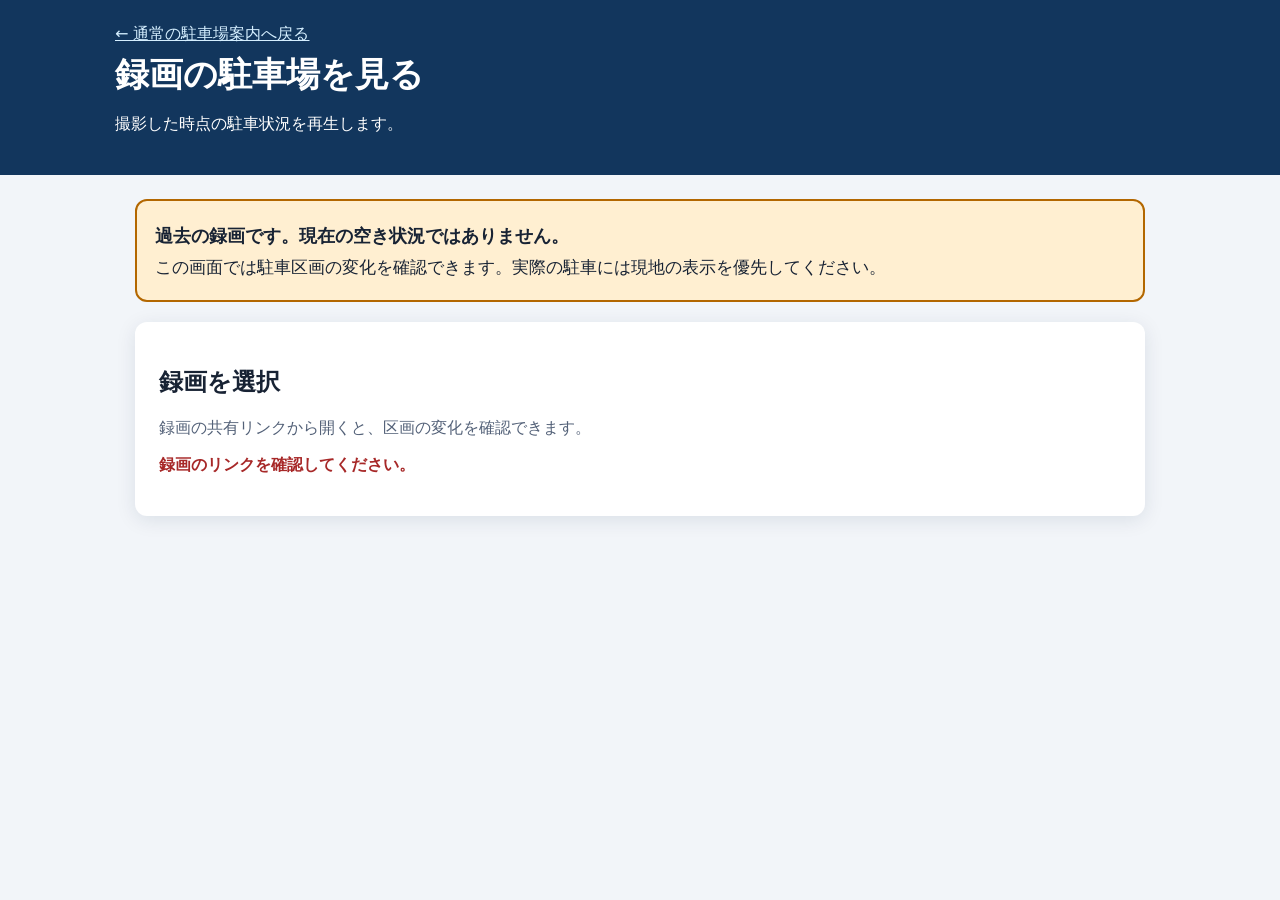
<file: recorded-demo.html>
<!doctype html>
<html lang="ja">
<head>
<meta charset="utf-8">
<meta name="viewport" content="width=device-width,initial-scale=1">
<title>録画再生 | 駐車場案内</title>
<style>
:root { color-scheme:light; font-family:"Yu Gothic UI","Noto Sans JP",system-ui,sans-serif; color:#182334; background:#f2f5f9 }
* { box-sizing:border-box }
body { margin:0 }
header { background:#12365d; color:white; padding:24px max(24px,calc((100% - 1050px)/2)) }
header a {color:#d5efff}
header h1 {margin:8px 0;font-size:clamp(1.45rem,4vw,2.1rem)}
main {max-width:1050px;margin:24px auto;padding:0 20px 50px}
.notice {background:#ffefd1;border:2px solid #b36700;border-radius:12px;padding:18px;line-height:1.8;font-size:1.05rem}
.notice strong {display:block;font-size:1.15rem}
.panel {border-radius:12px;background:white;padding:24px;margin:20px 0;box-shadow:0 4px 20px #0a29401a}
.row {display:flex;align-items:center;gap:14px;flex-wrap:wrap;margin:12px 0}
button, select {font:inherit;padding:10px 16px;border-radius:8px;border:1px solid #7290ad;background:white;color:#173354}
button {cursor:pointer}
button:focus-visible,input:focus-visible,select:focus-visible {outline:3px solid #1f7dce}
button:hover {background:#ecf6ff}
input[type=range] {flex:1;min-width:180px;accent-color:#0672b7}
#time-display {font-weight:700;font-variant-numeric:tabular-nums}
#spaces {display:grid;grid-template-columns:repeat(auto-fit,minmax(185px,1fr));gap:12px}
.space {border:2px solid #a0adbd;border-radius:10px;padding:16px;min-height:98px}
.space b {display:block;font-size:1.12rem}
.space span {display:block;margin-top:8px}
.space.available {border-color:#127d3d;background:#e9faef}
.space.occupied {border-color:#ae3131;background:#fff1f1}
.space.blocked {border-color:#a66b00;background:#fff6dc}
.space.unknown {border-color:#78818b;background:#eff1f4}
.muted {color:#536178}
#error {color:#a72828;font-weight:700}
[hidden]{display:none!important}
</style>
<script src="./recorded-demo.js" defer></script>
</head>
<body>
<header><a href="./index.html">← 通常の駐車場案内へ戻る</a><h1>録画の駐車場を見る</h1><p>撮影した時点の駐車状況を再生します。</p></header>
<main>
<div class="notice" role="note"><strong>過去の録画です。現在の空き状況ではありません。</strong>
この画面では駐車区画の変化を確認できます。実際の駐車には現地の表示を優先してください。</div>
<section class="panel">
<h2>録画を選択</h2>
<p id="summary" class="muted">録画の共有リンクから開くと、区画の変化を確認できます。</p>
<p id="error" role="alert" hidden></p>
<div id="controls" hidden>
<div class="row">
<button type="button" id="play">再生する ▶</button>
<label for="speed">再生速度</label>
<select id="speed"><option value="1">1倍</option><option value="2">2倍</option><option value="4">4倍</option><option value="8">8倍</option></select>
<span id="time-display" aria-live="off">0:00 / 0:00</span>
</div>
<div class="row"><label for="seek">動画の経過時間</label><input id="seek" type="range" min="0" max="1000" value="0" aria-label="録画の再生位置"></div>
<p class="muted">再生位置を動かすと、その時点の駐車状況が表示されます。</p>
</div>
</section>
<section class="panel" id="results" hidden>
<h2>駐車区画の状態</h2>
<p id="totals" role="status" aria-live="polite"></p>
<div id="spaces"></div>
</section>
</main>
</body>
</html>
</file>
<file: styles.css>
/* =========================================================
   駐車場空き区画案内：共通スタイル

   【スタイル設計方針】
   - スマートフォンを主対象にする。
   - 色だけで状態を表さず、文字・枠線・記号を併用する。
   - ライト／ダークの両テーマで同じ情報階層を維持する。
   - 管理画面から渡された自由配置マップは百分率座標で縮尺表示する。
   装飾を抑え、業務系Webアプリに近いフラットな表示にする。
   ========================================================= */

:root {
  color-scheme: light;
  --font-family: -apple-system, BlinkMacSystemFont, "Hiragino Kaku Gothic ProN",
    "Yu Gothic", "YuGothic", Meiryo, sans-serif;
  --font-size-body: 1rem;
  --font-size-small: 0.875rem;
  --font-size-label: 0.8125rem;
  --font-size-title: clamp(1.55rem, 5vw, 2.15rem);
  --font-size-heading: clamp(1.15rem, 4vw, 1.45rem);

  --color-background: #f5f5f3;
  --color-surface: #ffffff;
  --color-surface-subtle: #f0f1f2;
  --color-text: #202327;
  --color-muted: #5c626a;
  --color-border: #b9bdc2;
  --color-border-strong: #737980;
  --color-primary: #145c8e;
  --color-primary-contrast: #ffffff;
  --color-focus: #f2b705;
  --color-available: #176b4d;
  --color-available-soft: #e7f2ec;
  --color-occupied: #5b626a;
  --color-occupied-soft: #e4e6e8;
  --color-recommended: #8a5a00;
  --color-recommended-soft: #fff2c9;
  --color-danger: #9f2f2f;
  --color-warning: #7a5200;
  --color-warning-soft: #fff4d6;

  --radius: 0.3rem;
  --content-width: 58rem;
}

html[data-theme="dark"] {
  color-scheme: dark;
  --color-background: #17191d;
  --color-surface: #202328;
  --color-surface-subtle: #292d33;
  --color-text: #f1f3f5;
  --color-muted: #b7bdc5;
  --color-border: #565d66;
  --color-border-strong: #8a919b;
  --color-primary: #7bb7e0;
  --color-primary-contrast: #10202c;
  --color-focus: #ffd24a;
  --color-available: #79caa9;
  --color-available-soft: #203c31;
  --color-occupied: #adb3ba;
  --color-occupied-soft: #343940;
  --color-recommended: #ffd166;
  --color-recommended-soft: #4a3c1a;
  --color-danger: #ff9d9d;
  --color-warning: #f3cf7a;
  --color-warning-soft: #3d331f;
}

html[data-font-size="large"] {
  --font-size-body: 1.15rem;
  --font-size-small: 1rem;
  --font-size-label: 0.9375rem;
}

*,
*::before,
*::after {
  box-sizing: border-box;
}

html {
  scroll-behavior: smooth;
}

body {
  margin: 0;
  min-width: 20rem;
  background: var(--color-background);
  color: var(--color-text);
  font-family: var(--font-family);
  font-size: var(--font-size-body);
  line-height: 1.65;
  -webkit-text-size-adjust: 100%;
}

button,
input,
select {
  font: inherit;
}

button,
a,
label,
select,
summary {
  -webkit-tap-highlight-color: transparent;
}

button {
  cursor: pointer;
}

button:disabled,
select:disabled {
  cursor: not-allowed;
  opacity: 0.65;
}

[hidden] {
  display: none !important;
}

a {
  color: var(--color-primary);
}

h1,
h2,
p {
  margin-top: 0;
}

h1 {
  margin-bottom: 0.45rem;
  font-size: var(--font-size-title);
  line-height: 1.3;
}

h2 {
  margin-bottom: 0.45rem;
  font-size: var(--font-size-heading);
  line-height: 1.35;
}

:focus-visible {
  outline: 0.18rem solid var(--color-focus);
  outline-offset: 0.18rem;
}

.skip-link {
  position: fixed;
  top: 0.5rem;
  left: 0.5rem;
  z-index: 200;
  padding: 0.55rem 0.8rem;
  background: var(--color-text);
  color: var(--color-background);
  transform: translateY(-160%);
}

.skip-link:focus {
  transform: translateY(0);
}

/* =========================================================
   ヘッダー・共通レイアウト
   ========================================================= */

.site-header {
  border-bottom: 1px solid var(--color-border);
  background: var(--color-surface);
}

.header-inner {
  display: flex;
  align-items: center;
  justify-content: space-between;
  width: min(100% - 2rem, var(--content-width));
  min-height: 4.2rem;
  margin-inline: auto;
  gap: 1rem;
}

.site-name {
  display: inline-flex;
  align-items: center;
  gap: 0.65rem;
  color: var(--color-text);
  font-weight: 700;
  text-decoration: none;
}

.parking-symbol {
  display: inline-grid;
  width: 2.1rem;
  height: 2.1rem;
  place-items: center;
  border: 2px solid var(--color-primary);
  color: var(--color-primary);
  font-weight: 800;
  line-height: 1;
}

.display-controls {
  display: flex;
  flex-wrap: wrap;
  justify-content: flex-end;
  gap: 0.45rem;
}

/* ホーム画面への追加案内。通常の文字サイズ・テーマ・安全制御を引き継ぐ。 */
.pwa-panel {
  margin-block: 1rem;
  padding: 0.75rem 1rem;
  border: 1px solid var(--color-border);
  border-radius: var(--radius);
  background: var(--color-surface);
}

.pwa-panel summary {
  cursor: pointer;
  font-weight: 700;
}

.pwa-panel details p {
  margin-block: 0.65rem 0;
}

.pwa-panel button {
  margin-top: 0.65rem;
}

.pwa-status {
  margin-block: 0.65rem 0;
  font-size: var(--font-size-small);
}

#pwa-offline-status {
  padding: 0.65rem;
  border: 1px solid var(--color-warning);
  color: var(--color-warning);
  background: var(--color-warning-soft);
}

.display-button,
.primary-button,
.secondary-button,
.back-button {
  min-height: 2.6rem;
  border-radius: var(--radius);
  font-weight: 600;
}

.display-button,
.secondary-button {
  padding: 0.55rem 0.8rem;
  border: 1px solid var(--color-border-strong);
  background: var(--color-surface);
  color: var(--color-text);
}

.display-button:hover,
.secondary-button:hover {
  background: var(--color-surface-subtle);
}

.primary-button {
  padding: 0.65rem 1rem;
  border: 1px solid var(--color-primary);
  background: var(--color-primary);
  color: var(--color-primary-contrast);
}

.primary-button:hover {
  filter: brightness(0.94);
}

.back-button {
  margin-bottom: 1rem;
  padding: 0.45rem 0;
  border: 0;
  background: transparent;
  color: var(--color-primary);
  text-decoration: underline;
  text-underline-offset: 0.18rem;
}

.full-width {
  width: 100%;
}

.main-content {
  width: min(100% - 2rem, var(--content-width));
  min-height: 72vh;
  margin-inline: auto;
  padding: 1rem 0 3rem;
}

.screen {
  max-width: 48rem;
  margin-inline: auto;
}

.screen-heading {
  margin-bottom: 1.25rem;
}

.screen-heading > p:last-child {
  margin-bottom: 0;
  color: var(--color-muted);
}

.step-label {
  margin-bottom: 0.15rem;
  color: var(--color-muted);
  font-size: var(--font-size-label);
  font-weight: 700;
}

.research-note {
  max-width: 48rem;
  margin: 0 auto 1rem;
  padding: 0.65rem 0.8rem;
  border-left: 3px solid var(--color-warning);
  background: var(--color-warning-soft);
  color: var(--color-text);
  font-size: var(--font-size-small);
}

/* =========================================================
   現在地
   ========================================================= */

.location-panel {
  display: grid;
  grid-template-columns: minmax(0, 1fr) auto;
  align-items: center;
  max-width: 48rem;
  margin: 0 auto 1.5rem;
  padding: 0.9rem 0;
  gap: 0.8rem 1rem;
  border-top: 1px solid var(--color-border);
  border-bottom: 1px solid var(--color-border);
}

.location-panel p {
  margin-bottom: 0;
}

.panel-title {
  margin-bottom: 0.2rem;
  font-size: 1em;
}

.location-status,
.location-details,
.motion-status,
.location-help {
  color: var(--color-muted);
  font-size: var(--font-size-small);
}

.location-details:not(:empty),
.motion-status:not(:empty) {
  margin-top: 0.2rem;
}

.location-actions {
  display: grid;
  gap: 0.4rem;
}

.location-help {
  grid-column: 1 / -1;
  margin-top: 0.2rem;
}

.location-help summary {
  width: fit-content;
  color: var(--color-primary);
  cursor: pointer;
}

.location-help p {
  margin-top: 0.55rem;
}

/* =========================================================
   施設選択
   ========================================================= */

.facility-filters {
  margin-bottom: 1rem;
  padding-bottom: 1rem;
  border-bottom: 1px solid var(--color-border);
}

.facility-filters h2 {
  font-size: 1em;
}

.filter-grid {
  display: grid;
  grid-template-columns: repeat(2, minmax(0, 1fr));
  gap: 0.75rem;
}

.filter-field label {
  display: block;
  margin-bottom: 0.25rem;
  color: var(--color-muted);
  font-size: var(--font-size-small);
  font-weight: 600;
}

.filter-field select {
  width: 100%;
  min-height: 2.7rem;
  padding: 0.5rem 0.65rem;
  border: 1px solid var(--color-border-strong);
  border-radius: var(--radius);
  background: var(--color-surface);
  color: var(--color-text);
}

.filter-footer {
  display: flex;
  flex-wrap: wrap;
  align-items: center;
  justify-content: space-between;
  margin-top: 0.8rem;
  gap: 0.65rem;
}

.facility-count-line {
  margin-bottom: 0;
  color: var(--color-muted);
  font-size: var(--font-size-small);
}

.filter-actions {
  display: flex;
  flex-wrap: wrap;
  gap: 0.45rem;
}

.filter-actions button {
  min-height: 2.35rem;
  padding: 0.4rem 0.65rem;
  font-size: var(--font-size-small);
}

.facility-list {
  border-top: 1px solid var(--color-border);
}

.facility-row {
  border-bottom: 1px solid var(--color-border);
  background: var(--color-surface);
}

.facility-button {
  display: grid;
  width: 100%;
  grid-template-columns: minmax(0, 1fr) auto;
  align-items: center;
  min-height: 5.2rem;
  padding: 0.9rem 0.7rem;
  gap: 1rem;
  border: 0;
  background: transparent;
  color: var(--color-text);
  text-align: left;
}

.facility-button:hover {
  background: var(--color-surface-subtle);
}

.facility-main {
  min-width: 0;
}

.facility-name {
  display: block;
  margin-bottom: 0.18rem;
  font-weight: 700;
}

.facility-meta,
.facility-distance {
  display: block;
  color: var(--color-muted);
  font-size: var(--font-size-small);
}

.facility-distance {
  margin-top: 0.15rem;
}

.facility-action {
  color: var(--color-primary);
  font-size: var(--font-size-small);
  font-weight: 700;
}

.empty-state {
  padding: 1rem 0;
  color: var(--color-muted);
}

/* =========================================================
   条件選択
   ========================================================= */

.selected-place {
  margin-top: 0.75rem;
  padding: 0.55rem 0.7rem;
  border-left: 3px solid var(--color-primary);
  background: var(--color-surface-subtle);
  color: var(--color-text) !important;
  font-weight: 700;
}

.condition-fieldset {
  margin: 0 0 1rem;
  padding: 0;
  border: 0;
}

.condition-fieldset legend {
  margin-bottom: 0.65rem;
  padding: 0;
  font-weight: 700;
}

.choice-list {
  border-top: 1px solid var(--color-border);
}

.choice-row {
  display: flex;
  align-items: flex-start;
  min-height: 4.7rem;
  padding: 0.8rem 0.3rem;
  gap: 0.75rem;
  border-bottom: 1px solid var(--color-border);
  cursor: pointer;
}

.choice-row:hover {
  background: var(--color-surface-subtle);
}

.choice-row:has(input:checked) {
  background: var(--color-surface-subtle);
}

.choice-row input {
  flex: 0 0 auto;
  width: 1.25rem;
  height: 1.25rem;
  margin-top: 0.2rem;
  accent-color: var(--color-primary);
}

.choice-row span,
.choice-row strong,
.choice-row small {
  display: block;
}

.choice-row small {
  margin-top: 0.1rem;
  color: var(--color-muted);
  font-size: var(--font-size-small);
}

/* =========================================================
   結果・マップ
   ========================================================= */

.search-status:not(:empty) {
  margin-bottom: 1rem;
  padding: 0.6rem 0.75rem;
  border-left: 3px solid var(--color-primary);
  background: var(--color-surface-subtle);
}

.result-summary {
  display: grid;
  grid-template-columns: auto minmax(0, 1fr);
  align-items: center;
  margin-bottom: 1rem;
  padding: 1rem 0;
  gap: 1.25rem;
  border-top: 1px solid var(--color-border);
  border-bottom: 1px solid var(--color-border);
}

.result-label {
  margin-bottom: 0.1rem;
  color: var(--color-muted);
  font-size: var(--font-size-small);
}

.space-number,
.guide-space-number {
  margin-bottom: 0;
  font-size: clamp(2.5rem, 10vw, 4.5rem);
  font-weight: 800;
  line-height: 1.05;
}

.result-details p {
  margin-bottom: 0.35rem;
}

.space-description {
  color: var(--color-muted);
}

.text-label {
  color: var(--color-muted);
  font-size: var(--font-size-small);
}

.parking-map-section {
  padding-top: 0.2rem;
}

.section-title-row {
  display: flex;
  align-items: baseline;
  justify-content: space-between;
  gap: 1rem;
}

.section-title-row h2,
.section-title-row p {
  margin-bottom: 0;
}

.updated-time {
  color: var(--color-muted);
  font-size: var(--font-size-label);
}

.map-legend {
  display: flex;
  flex-wrap: wrap;
  margin: 0.7rem 0;
  gap: 0.45rem 0.9rem;
  color: var(--color-muted);
  font-size: var(--font-size-label);
}

.map-legend > span {
  display: inline-flex;
  align-items: center;
  gap: 0.3rem;
}

.legend-sample {
  width: 1.35rem;
  height: 0.95rem;
  border: 1px solid var(--color-border-strong);
  background: var(--color-surface);
}

.legend-sample.is-recommended {
  border: 2px solid var(--color-recommended);
  background: var(--color-recommended-soft);
}

.legend-sample.is-available {
  border-color: var(--color-available);
  background: var(--color-available-soft);
}

.legend-sample.is-occupied {
  background: var(--color-occupied-soft);
}

.legend-entrance {
  color: var(--color-primary);
  font-size: 1.15rem;
  font-weight: 800;
}

.parking-map {
  position: relative;
  overflow: hidden;
  min-height: 16rem;
  border: 1px solid var(--color-border-strong);
  background: var(--color-surface);
}

.parking-map--demo {
  display: grid;
  grid-template-columns: repeat(4, minmax(0, 1fr));
  padding: 0.75rem;
  gap: 0.55rem;
}

.parking-space {
  display: grid;
  min-height: 4.8rem;
  place-items: center;
  padding: 0.35rem;
  border: 1px solid var(--color-available);
  background: var(--color-available-soft);
  text-align: center;
}

.parking-space.is-occupied {
  border-color: var(--color-occupied);
  background: repeating-linear-gradient(
    135deg,
    var(--color-occupied-soft),
    var(--color-occupied-soft) 0.35rem,
    var(--color-surface-subtle) 0.35rem,
    var(--color-surface-subtle) 0.6rem
  );
}

.parking-space.is-recommended {
  border: 3px solid var(--color-recommended);
  background: var(--color-recommended-soft);
}

.parking-space-number,
.parking-space-state {
  display: block;
}

.parking-space-number {
  font-weight: 800;
}

.parking-space-state {
  font-size: var(--font-size-label);
}

/* 管理用Webアプリから登録した自由配置レイアウト。 */
.parking-map--layout {
  display: block;
  min-height: 18rem;
  background-color: #f8fafc;
  background-image:
    linear-gradient(rgb(148 163 184 / 16%) 1px, transparent 1px),
    linear-gradient(90deg, rgb(148 163 184 / 16%) 1px, transparent 1px);
  background-size: 18px 18px;
}

html[data-theme="dark"] .parking-map--layout {
  background-color: #111827;
}

.map-object {
  position: absolute;
  overflow: hidden;
  transform-origin: top left;
  font-size: clamp(0.58rem, 1.8vw, 0.82rem);
}

.map-object--road {
  z-index: 1;
  background: #777d84;
}

html[data-theme="dark"] .map-object--road {
  background: #454b52;
}

.map-object--sidewalk {
  z-index: 2;
  border: 1px solid var(--color-border-strong);
  background: #d8d6cd;
}

html[data-theme="dark"] .map-object--sidewalk {
  background: #66665f;
}

.map-object--crosswalk {
  z-index: 3;
  border: 1px solid var(--color-border-strong);
  background: repeating-linear-gradient(
    90deg,
    var(--color-surface) 0,
    var(--color-surface) 15%,
    var(--color-border-strong) 15%,
    var(--color-border-strong) 30%
  );
}

.map-object--building {
  z-index: 4;
  display: grid;
  place-items: center;
  border: 2px solid var(--color-border-strong);
  background: var(--color-surface-subtle);
  font-weight: 700;
}

.map-object--parkingSpace {
  --space-line-color: #ffffff;
  --space-line-width: 3px;
  z-index: 5;
  display: grid;
  overflow: visible;
  place-items: center;
  border: 0;
  background: transparent;
  color: #ffffff;
  text-align: center;
  text-shadow: 0 1px 1px rgb(0 0 0 / 75%);
}
.map-object--parkingSpace::before {
  content: "";
  position: absolute;
  inset: 0;
  box-sizing: border-box;
  pointer-events: none;
}
.map-object--parkingSpace[data-marking-style="full"]::before {
  border: var(--space-line-width) solid var(--space-line-color);
}
.map-object--parkingSpace[data-marking-style="uShape"]::before {
  border-top: var(--space-line-width) solid var(--space-line-color);
  border-right: var(--space-line-width) solid var(--space-line-color);
  border-left: var(--space-line-width) solid var(--space-line-color);
}
.map-object--parkingSpace[data-marking-style="sides"]::before {
  border-right: var(--space-line-width) solid var(--space-line-color);
  border-left: var(--space-line-width) solid var(--space-line-color);
}
.map-object--parkingSpace[data-marking-style="headOnly"]::before {
  border-top: var(--space-line-width) solid var(--space-line-color);
}
.map-object--parkingSpace[data-marking-style="headTicks"]::before {
  background:
    linear-gradient(var(--space-line-color) 0 0) left top / 28% var(--space-line-width) no-repeat,
    linear-gradient(var(--space-line-color) 0 0) right top / 28% var(--space-line-width) no-repeat,
    linear-gradient(var(--space-line-color) 0 0) left top / var(--space-line-width) 22% no-repeat,
    linear-gradient(var(--space-line-color) 0 0) right top / var(--space-line-width) 22% no-repeat;
}
.map-object--parkingSpace[data-marking-style="leftOnly"]::before {
  border-left: var(--space-line-width) solid var(--space-line-color);
}
.map-object--parkingSpace[data-marking-style="rightOnly"]::before {
  border-right: var(--space-line-width) solid var(--space-line-color);
}
.map-object--parkingSpace[data-marking-style="doubleFull"]::before {
  border: calc(var(--space-line-width) * 2 + 1px) double var(--space-line-color);
}
.map-object--parkingSpace[data-marking-style="doubleSides"]::before {
  border-right: calc(var(--space-line-width) * 2 + 1px) double var(--space-line-color);
  border-left: calc(var(--space-line-width) * 2 + 1px) double var(--space-line-color);
}
.map-object--parkingSpace[data-marking-style="cornerMarks"]::before {
  background:
    linear-gradient(var(--space-line-color) 0 0) left top / 28% var(--space-line-width) no-repeat,
    linear-gradient(var(--space-line-color) 0 0) left top / var(--space-line-width) 22% no-repeat,
    linear-gradient(var(--space-line-color) 0 0) right top / 28% var(--space-line-width) no-repeat,
    linear-gradient(var(--space-line-color) 0 0) right top / var(--space-line-width) 22% no-repeat,
    linear-gradient(var(--space-line-color) 0 0) left bottom / 28% var(--space-line-width) no-repeat,
    linear-gradient(var(--space-line-color) 0 0) left bottom / var(--space-line-width) 22% no-repeat,
    linear-gradient(var(--space-line-color) 0 0) right bottom / 28% var(--space-line-width) no-repeat,
    linear-gradient(var(--space-line-color) 0 0) right bottom / var(--space-line-width) 22% no-repeat;
}
.map-object--parkingSpace[data-marking-style="none"]::before {
  display: none;
}

.map-object--parkingSpace.is-occupied {
  background: rgb(91 98 106 / 38%);
}

.map-object--parkingSpace.is-recommended {
  outline: 3px solid var(--color-recommended);
  outline-offset: 2px;
  background: rgb(255 209 102 / 28%);
  font-weight: 800;
}

.map-object--buildingEntrance,
.map-object--parkingEntrance {
  z-index: 8;
  display: inline-flex;
  align-items: center;
  min-width: max-content;
  gap: 0.2rem;
  transform: translate(-50%, -50%);
  font-weight: 800;
}

.map-object--buildingEntrance {
  color: var(--color-primary);
}

.map-object--parkingEntrance {
  padding: 0.1rem 0.25rem;
  border: 1px solid var(--color-border-strong);
  background: var(--color-surface);
  color: var(--color-text);
}

.entrance-icon {
  display: inline-grid;
  width: 1.2rem;
  height: 1.2rem;
  place-items: center;
  border: 1px solid currentColor;
  background: var(--color-surface);
  line-height: 1;
}

.entrance-label {
  padding: 0.05rem 0.2rem;
  background: var(--color-surface);
  color: var(--color-text);
  white-space: nowrap;
}

.button-group {
  display: grid;
  grid-template-columns: repeat(2, minmax(0, 1fr));
  margin-top: 1rem;
  gap: 0.65rem;
}

/* =========================================================
   詳細案内
   ========================================================= */

.guide-summary {
  margin-bottom: 1rem;
  padding: 0.8rem 0;
  border-top: 1px solid var(--color-border);
  border-bottom: 1px solid var(--color-border);
}

.guide-summary p {
  margin-bottom: 0.15rem;
}

.direction-list {
  margin: 0 0 1rem;
  padding: 0;
  list-style: none;
}

.direction-list li {
  display: grid;
  grid-template-columns: 2rem minmax(0, 1fr);
  padding: 0.8rem 0;
  gap: 0.7rem;
  border-bottom: 1px solid var(--color-border);
}

.direction-list h2 {
  margin-bottom: 0.15rem;
  font-size: 1em;
}

.direction-list p {
  margin-bottom: 0;
  color: var(--color-muted);
  font-size: var(--font-size-small);
}

.direction-number {
  display: inline-grid;
  width: 1.8rem;
  height: 1.8rem;
  place-items: center;
  border: 1px solid var(--color-border-strong);
  font-size: var(--font-size-small);
  font-weight: 700;
}

.safety-note {
  margin-bottom: 1rem;
  padding: 0.7rem 0.8rem;
  border-left: 3px solid var(--color-warning);
  background: var(--color-warning-soft);
}

.safety-note p {
  margin: 0.15rem 0 0;
}

/* =========================================================
   運転確認ダイアログ
   ========================================================= */

.driving-dialog {
  width: min(100% - 2rem, 31rem);
  max-width: none;
  max-height: calc(100dvh - 2rem);
  margin: auto;
  padding: 1.2rem;
  overflow-y: auto;
  border: 1px solid var(--color-border-strong);
  border-radius: var(--radius);
  background: var(--color-surface);
  color: var(--color-text);
}

.driving-dialog::backdrop {
  background: rgba(0, 0, 0, 0.62);
}

.dialog-actions {
  display: grid;
  gap: 0.6rem;
}

.dialog-help {
  margin: 0.8rem 0 0;
  color: var(--color-muted);
  font-size: var(--font-size-small);
}

.driving-lock-message {
  padding: 0.6rem 0.7rem;
  border-left: 3px solid var(--color-warning);
  background: var(--color-warning-soft);
}

/* =========================================================
   フッター・レスポンシブ
   ========================================================= */

.site-footer {
  padding: 1.2rem 1rem 1.8rem;
  border-top: 1px solid var(--color-border);
  color: var(--color-muted);
  font-size: var(--font-size-small);
  text-align: center;
}

.site-footer p {
  margin-bottom: 0.2rem;
}

@media (max-width: 42rem) {
  .header-inner {
    align-items: flex-start;
    width: min(100% - 1.2rem, var(--content-width));
    padding-block: 0.65rem;
  }

  .site-name {
    padding-top: 0.25rem;
  }

  .site-name > span:last-child {
    max-width: 9rem;
  }

  .display-controls {
    max-width: 9.5rem;
  }

  .display-button {
    min-height: 2.2rem;
    padding: 0.35rem 0.55rem;
    font-size: var(--font-size-label);
  }

  .main-content {
    width: min(100% - 1.2rem, var(--content-width));
  }

  .location-panel {
    grid-template-columns: minmax(0, 1fr) auto;
  }

  .location-actions button {
    max-width: 8rem;
    padding-inline: 0.6rem;
    font-size: var(--font-size-small);
  }

  .filter-grid,
  .button-group,
  .result-summary {
    grid-template-columns: 1fr;
  }

  .filter-footer {
    align-items: flex-start;
    flex-direction: column;
  }

  .facility-button {
    grid-template-columns: minmax(0, 1fr) auto;
  }

  .parking-map--demo {
    grid-template-columns: repeat(3, minmax(0, 1fr));
  }
}

@media (max-width: 24rem) {
  .parking-map--demo {
    grid-template-columns: repeat(2, minmax(0, 1fr));
  }

  .display-controls {
    max-width: 7.8rem;
  }
}

@media (prefers-reduced-motion: reduce) {
  html {
    scroll-behavior: auto;
  }
}

@media (prefers-contrast: more) {
  :root {
    --color-border: var(--color-border-strong);
  }
}


/* 管理画面で追加できる交通規制・駐車場設備。 */
.map-object--road[data-traffic-direction="oneWay"] {
  display: grid;
  place-items: center;
  color: #ffffff;
  font-weight: 800;
}
.map-object--road[data-traffic-direction="oneWay"]::after {
  content: " →";
  font-size: 1.15em;
}
.map-object--stopLine {
  z-index: 6;
  overflow: visible;
  border-top: 4px solid var(--color-text);
  background: transparent;
  color: var(--color-text);
  text-align: center;
}
.map-object--speedBump {
  z-index: 6;
  display: grid;
  place-items: center;
  border: 1px solid var(--color-border-strong);
  background: repeating-linear-gradient(90deg,#f4c95d 0 12%,#6b5b2c 12% 24%);
  color: #111827;
  font-weight: 700;
}
.map-object--cartCorral,
.map-object--bicycleParking,
.map-object--motorcycleParking,
.map-object--loadingZone {
  z-index: 6;
  display: grid;
  place-items: center;
  border: 2px dashed var(--color-border-strong);
  background: var(--color-surface);
  color: var(--color-text);
  font-weight: 700;
  text-align: center;
}
.map-object--noEntry,
.map-object--evCharger {
  z-index: 9;
  display: inline-grid;
  min-width: 2.6rem;
  min-height: 2.6rem;
  place-items: center;
  padding: 0.15rem 0.25rem;
  border: 2px solid currentColor;
  border-radius: 50%;
  background: var(--color-surface);
  font-size: var(--font-size-label);
  font-weight: 800;
  text-align: center;
}
.map-object--noEntry {
  color: var(--color-error);
}
.map-object--evCharger {
  color: var(--color-available);
}


/* 配置図と出入口・設備の重なり順を統一する。 */
.parking-map--layout > .map-object {
  z-index: 2;
}

.parking-map--layout > .map-object--buildingEntrance,
.parking-map--layout > .map-object--parkingEntrance,
.parking-map--layout > .map-object--noEntry,
.parking-map--layout > .map-object--evCharger {
  z-index: 8;
}


/* 白紙模式図の多角形表示。 */
.map-object--polygon {
  overflow: visible;
  border: 0 !important;
  background: transparent !important;
}
.user-polygon-shape {
  position: absolute;
  inset: 0;
  width: 100%;
  height: 100%;
  overflow: visible;
  pointer-events: none;
}
.user-polygon-fill {
  vector-effect: non-scaling-stroke;
  fill: #e2e8f0;
  stroke: #475569;
  stroke-width: 2;
}
.map-object--parkingLot .user-polygon-fill {
  fill: rgb(203 213 225 / 24%);
  stroke: #2563eb;
  stroke-width: 3;
  stroke-dasharray: 8 5;
}
.map-object--building .user-polygon-fill {
  fill: #dbe4ea;
  stroke: #334155;
}
.map-object--road .user-polygon-fill {
  fill: #64748b;
  stroke: #334155;
}
.map-object--nationalRoad .user-polygon-fill {
  fill: #dbeafe;
  stroke: #1d4ed8;
  stroke-width: 4;
}
.map-object--prefecturalRoad .user-polygon-fill {
  fill: #fef3c7;
  stroke: #b45309;
  stroke-width: 3;
}
.map-object--publicRoad .user-polygon-fill {
  fill: #e5e7eb;
  stroke: #4b5563;
}
.map-object--polygon > .map-object-label {
  position: absolute;
  left: 50%;
  top: 50%;
  z-index: 4;
  max-width: 80%;
  padding: 0.08rem 0.18rem;
  overflow: hidden;
  background: rgb(255 255 255 / 78%);
  color: #111827;
  font-size: clamp(0.5rem, 1.5vw, 0.72rem);
  text-overflow: ellipsis;
  white-space: nowrap;
  transform: translate(-50%, -50%);
}
.map-object--parkingSpace > .map-object-label {
  display: none;
}
.map-object--parkingSpace.is-recommended > .map-object-label {
  display: block;
  position: absolute;
  left: 50%;
  bottom: 100%;
  width: max-content;
  padding: 0.05rem 0.15rem;
  background: rgb(15 23 42 / 82%);
  color: #fff;
  transform: translateX(-50%);
}


/* 模式図の重なり順。 */
.map-object--parkingLot { z-index: 1; }
.map-object--nationalRoad,
.map-object--prefecturalRoad,
.map-object--publicRoad { z-index: 2; }
.map-object--road { z-index: 3; }
.map-object--building { z-index: 4; }
.map-object--sidewalk,
.map-object--crosswalk { z-index: 5; }
.map-object--parkingSpace { z-index: 10; }
.map-object--buildingEntrance,
.map-object--parkingEntrance,
.map-object--noEntry,
.map-object--evCharger { z-index: 20; }


/* 管理画面と同じ濃いアスファルト色で駐車場敷地を表示する。 */
.map-object--parkingLot .user-polygon-fill {
  fill: #4b5055;
  stroke: #2f3439;
  stroke-width: 3;
  stroke-dasharray: none;
}
html[data-theme="dark"] .map-object--parkingLot .user-polygon-fill {
  fill: #3f4448;
  stroke: #8b949e;
}


/* =========================================================
   模式図の固定レイヤー順
   敷地・道路系は常に最奥、駐車枠・設備は前面。
   ========================================================= */
.map-object--parkingLot { z-index: 0 !important; }
.map-object--nationalRoad,
.map-object--prefecturalRoad,
.map-object--publicRoad { z-index: 1 !important; }
.map-object--road,
.map-object--sidewalk,
.map-object--crosswalk { z-index: 2 !important; }

.map-object--building { z-index: 6 !important; }
.map-object--parkingSpace { z-index: 20 !important; }
.map-object--cartCorral,
.map-object--bicycleParking,
.map-object--motorcycleParking,
.map-object--loadingZone,
.map-object--stopLine,
.map-object--speedBump { z-index: 24 !important; }
.map-object--buildingEntrance,
.map-object--parkingEntrance,
.map-object--noEntry,
.map-object--evCharger { z-index: 30 !important; }


/* =========================================================
   駐車枠の種別マーク
   ========================================================= */
.map-object--parkingSpace > .space-type-mark {
  position: absolute;
  left: 50%;
  top: 46%;
  z-index: 5;
  display: grid;
  place-items: center;
  color: #fff;
  font-size: clamp(0.52rem, 1.8vw, 0.82rem);
  font-weight: 800;
  line-height: 1;
  text-shadow: 0 1px 2px rgb(0 0 0 / 80%);
  transform: translate(-50%, -50%);
  pointer-events: none;
}
.map-object--parkingSpace > .space-number-mark {
  position: absolute;
  left: 50%;
  bottom: 4%;
  z-index: 5;
  color: rgb(255 255 255 / 90%);
  font-size: clamp(0.35rem, 1vw, 0.55rem);
  font-weight: 700;
  line-height: 1;
  text-shadow: 0 1px 1px rgb(0 0 0 / 80%);
  transform: translateX(-50%);
  pointer-events: none;
}
.map-object--parkingSpace[data-space-type="accessible"] {
  background: rgb(37 99 235 / 24%);
}
.map-object--parkingSpace[data-space-type="ev"] {
  background: rgb(16 185 129 / 20%);
}

/* 対象外の別駐車場。案内対象ではなく背景情報としてのみ表示する。 */
.map-object--excludedParkingLot {
  z-index: 0 !important;
}
.map-object--excludedParkingLot .user-polygon-fill {
  fill: #72777d;
  stroke: #d1d5db;
  stroke-width: 3;
  stroke-dasharray: 10 6;
}
.map-object--excludedParkingLot > .map-object-label {
  background: rgb(31 41 55 / 88%);
  color: #fff;
}


/* =========================================================
   接近時自動案内
   ========================================================= */
.proximity-panel {
  margin: 0 0 1rem;
  padding: 0.85rem;
  border: 1px solid var(--color-border);
  border-radius: var(--radius);
  background: var(--color-surface-subtle);
}
.proximity-panel h2 {
  margin: 0 0 0.3rem;
  font-size: 1em;
}
.proximity-panel p {
  margin: 0;
  color: var(--color-muted);
  font-size: var(--font-size-small);
  line-height: 1.55;
}
.proximity-panel .proximity-status {
  margin-top: 0.6rem;
  padding-top: 0.55rem;
  border-top: 1px solid var(--color-border);
  color: var(--color-text);
  font-weight: 700;
}
.condition-actions {
  display: grid;
  gap: 0.6rem;
}


/* =========================================================
   言語切替・音声案内
   ========================================================= */
.random-guidance-note {
  margin: -0.65rem 0 1rem;
  padding: 0.6rem 0.7rem;
  border-left: 3px solid var(--color-warning);
  background: var(--color-warning-soft);
  color: var(--color-text);
  font-size: var(--font-size-small);
}
.voice-option {
  display: flex;
  align-items: flex-start;
  margin: 0 0 1rem;
  padding: 0.8rem 0.7rem;
  gap: 0.7rem;
  border: 1px solid var(--color-border);
  border-radius: var(--radius);
  background: var(--color-surface);
  cursor: pointer;
}
.voice-option input {
  width: 1.2rem;
  height: 1.2rem;
  margin-top: 0.15rem;
  accent-color: var(--color-primary);
}
.voice-option span,
.voice-option strong,
.voice-option small {
  display: block;
}
.voice-option small {
  margin-top: 0.15rem;
  color: var(--color-muted);
  font-size: var(--font-size-small);
}
.result-actions {
  grid-template-columns: repeat(3, minmax(0, 1fr));
}
@media (max-width: 42rem) {
  .result-actions {
    grid-template-columns: 1fr;
  }
}


/* =========================================================
   自宅テスト地点（座標は端末内だけに保存）
   ========================================================= */
.private-test-location-panel {
  margin: 0 0 1rem;
  padding: 0.85rem;
  border: 1px solid var(--color-border);
  border-left: 3px solid var(--color-primary);
  border-radius: var(--radius);
  background: var(--color-surface-subtle);
}
.private-test-location-panel h2 {
  margin: 0 0 0.3rem;
  font-size: 1em;
}
.private-test-location-panel p {
  margin: 0;
  color: var(--color-muted);
  font-size: var(--font-size-small);
  line-height: 1.55;
}
.private-test-location-panel .private-test-location-status {
  margin-top: 0.6rem;
  color: var(--color-text);
  font-weight: 700;
}
.private-test-location-actions {
  display: grid;
  grid-template-columns: repeat(2, minmax(0, 1fr));
  margin-top: 0.7rem;
  gap: 0.55rem;
}
@media (max-width: 42rem) {
  .private-test-location-actions {
    grid-template-columns: 1fr;
  }
}


/* =========================================================
   管理画面との座標一致
   ========================================================= */
/*
 * 利用者マップも管理キャンバスと同じ縦横比を厳密に維持する。
 * 以前の min-height:18rem は狭い画面で縦方向だけ拡大し、
 * x/y のパーセント縮尺が一致しなくなる原因だった。
 */
.parking-map.parking-map--layout {
  min-height: 0;
  height: auto;
}

/* x/yは管理画面と同じ左上基準。小型設備でも中心補正を行わない。 */
.parking-map--layout .map-object--buildingEntrance,
.parking-map--layout .map-object--parkingEntrance {
  display: block;
  min-width: 0;
  gap: 0;
  padding: 0;
  transform-origin: top left;
}

/* 管理画面の配置点そのものは動かさず、文字だけ外側へ出す。 */
.parking-map--layout .map-object--buildingEntrance .entrance-icon,
.parking-map--layout .map-object--parkingEntrance .map-object-label {
  position: absolute;
  left: 0;
  top: 0;
}
.parking-map--layout .map-object--buildingEntrance .entrance-label {
  position: absolute;
  left: 100%;
  top: 50%;
  margin-left: 0.18rem;
  transform: translateY(-50%);
}
.parking-map--layout .map-object--buildingEntrance,
.parking-map--layout .map-object--parkingEntrance {
  transform: none;
}

/* =========================================================
   音声選択
   ========================================================= */
.voice-settings {
  margin-bottom: 1rem;
}
.voice-settings .voice-option {
  margin-bottom: 0.55rem;
}
.voice-choice-row {
  display: grid;
  grid-template-columns: auto minmax(0, 1fr) auto;
  align-items: center;
  gap: 0.55rem;
}
.voice-choice-row label {
  color: var(--color-muted);
  font-size: var(--font-size-small);
  font-weight: 700;
}
.voice-choice-row select {
  min-width: 0;
  min-height: 2.6rem;
  padding: 0.45rem 0.55rem;
  border: 1px solid var(--color-border-strong);
  border-radius: var(--radius);
  background: var(--color-surface);
  color: var(--color-text);
}
@media (max-width: 42rem) {
  .voice-choice-row {
    grid-template-columns: 1fr;
  }
}


/* =========================================================
   利用者マップの自動トリミング
   ========================================================= */
.parking-map.parking-map--layout[data-cropped="true"] {
  width: 100%;
  overflow: hidden;
}

/* 管理画面のCSS既定値と同じく、回転中心はオブジェクト中央。 */
.parking-map--layout > .map-object {
  transform-origin: 50% 50%;
}


/* =========================================================
   自動案内の待機画面
   ========================================================= */
.waiting-heading {
  text-align: center;
}
.waiting-kicker {
  display: inline-flex;
  align-items: center;
  margin: 0 0 0.55rem;
  gap: 0.45rem;
  color: var(--color-primary);
  font-size: var(--font-size-small);
  font-weight: 800;
}
.waiting-pulse {
  width: 0.72rem;
  height: 0.72rem;
  border-radius: 50%;
  background: currentColor;
  box-shadow: 0 0 0 0 rgb(37 99 235 / 35%);
  animation: waiting-pulse 1.8s ease-out infinite;
}
@keyframes waiting-pulse {
  0% { box-shadow: 0 0 0 0 rgb(37 99 235 / 35%); }
  70% { box-shadow: 0 0 0 0.6rem rgb(37 99 235 / 0%); }
  100% { box-shadow: 0 0 0 0 rgb(37 99 235 / 0%); }
}
@media (prefers-reduced-motion: reduce) {
  .waiting-pulse { animation: none; }
}
.waiting-card {
  padding: 1rem;
  border: 1px solid var(--color-border);
  border-radius: var(--radius);
  background: var(--color-surface);
}
.waiting-card h2 {
  margin: 0.1rem 0 0.85rem;
  font-size: clamp(1.2rem, 4vw, 1.65rem);
}
.waiting-details {
  display: grid;
  margin: 0;
  gap: 0;
}
.waiting-details > div {
  display: grid;
  grid-template-columns: minmax(6rem, 0.35fr) minmax(0, 1fr);
  padding: 0.6rem 0;
  gap: 0.75rem;
  border-top: 1px solid var(--color-border);
}
.waiting-details dt {
  color: var(--color-muted);
  font-size: var(--font-size-small);
  font-weight: 700;
}
.waiting-details dd {
  margin: 0;
  overflow-wrap: anywhere;
  font-weight: 700;
}
.waiting-proximity-status {
  margin: 0.9rem 0 0;
  padding: 0.75rem;
  border-left: 3px solid var(--color-primary);
  background: var(--color-surface-subtle);
  font-weight: 700;
  line-height: 1.55;
}
.google-maps-link {
  display: inline-flex;
  min-height: 2.8rem;
  align-items: center;
  justify-content: center;
  margin-top: 0.85rem;
  padding: 0.65rem 0.85rem;
  border: 1px solid var(--color-primary);
  border-radius: var(--radius);
  color: var(--color-primary);
  font-weight: 800;
  text-decoration: none;
}
.google-maps-link:hover,
.google-maps-link:focus-visible {
  text-decoration: underline;
}
.waiting-map-note {
  margin: 0.55rem 0 0;
  color: var(--color-muted);
  font-size: var(--font-size-small);
}
.waiting-safety {
  margin-top: 1rem;
}
@media (max-width: 42rem) {
  .waiting-details > div {
    grid-template-columns: 1fr;
    gap: 0.15rem;
  }
}


/* =========================================================
   複合施設：目的店舗選択
   ========================================================= */
.destination-fieldset {
  border-color: var(--color-primary);
}
.destination-fieldset .fieldset-help {
  margin: 0 0 0.65rem;
  color: var(--color-muted);
  font-size: var(--font-size-small);
  line-height: 1.5;
}
.destination-select-label {
  display: grid;
  gap: 0.35rem;
  font-weight: 700;
}
.destination-select-label select {
  width: 100%;
  min-height: 3rem;
  padding: 0.55rem 0.65rem;
  border: 1px solid var(--color-border-strong);
  border-radius: var(--radius);
  background: var(--color-surface);
  color: var(--color-text);
  font: inherit;
}


/* Web Speech API 音声状態 */
.voice-status {
  margin: 0.55rem 0 0;
  color: var(--color-muted);
  font-size: var(--font-size-small);
  line-height: 1.5;
}
.voice-status.is-active {
  color: var(--color-available);
  font-weight: 700;
}
.voice-status.is-error {
  color: var(--color-danger);
  font-weight: 700;
}


/* English時だけ表示するGoogle US / UKの明示的な2択 */
.english-voice-options {
  margin: 0.65rem 0 0;
  padding: 0.7rem;
  grid-template-columns: auto 1fr 1fr;
  align-items: center;
  gap: 0.55rem;
  border: 1px solid var(--color-border);
  border-radius: var(--radius);
}
.english-voice-options legend {
  padding: 0 0.3rem;
  color: var(--color-muted);
  font-size: var(--font-size-small);
  font-weight: 700;
}
.english-voice-option {
  display: flex;
  align-items: center;
  gap: 0.4rem;
  min-height: 2.6rem;
  padding: 0.45rem 0.65rem;
  border: 1px solid var(--color-border-strong);
  border-radius: var(--radius);
  background: var(--color-surface);
  cursor: pointer;
}
.english-voice-option:has(input:checked) {
  border-color: var(--color-primary);
  background: var(--color-primary-soft);
}
.english-voice-option input {
  margin: 0;
}
@media (max-width: 42rem) {
  .english-voice-options {
    grid-template-columns: 1fr;
  }
}

/* 利用者向け案内画面：番号と店舗入口を読みやすくする。 */
.result-summary {
  grid-template-columns: 1fr;
  gap: 0.55rem;
  padding: 0.8rem 0;
}
.result-summary > div:first-child {
  display: flex;
  align-items: baseline;
  flex-wrap: wrap;
  gap: 0.35rem 0.65rem;
}
.result-summary .space-number {
  font-size: clamp(2.5rem, 9vw, 2.75rem);
  line-height: 1.2;
  overflow-wrap: anywhere;
}
.result-summary .result-details {
  font-size: var(--font-size-small);
}
.result-summary p { margin-bottom: 0; }
.result-summary .result-details p + p { margin-top: 0.3rem; }
.map-legend {
  display: grid;
  grid-template-columns: repeat(2, minmax(0, 1fr));
  gap: 0.45rem 0.75rem;
}
.map-view-controls {
  display: flex;
  flex-wrap: wrap;
  gap: 0.5rem;
  margin: 0 0 0.65rem;
}
.map-view-controls[hidden] { display: none; }
.map-view-controls button {
  min-height: 44px;
  padding: 0.45rem 0.65rem;
  font-size: var(--font-size-small);
}
.map-view-controls button[aria-pressed="true"] {
  border-color: var(--color-primary);
  box-shadow: inset 0 -3px 0 var(--color-primary);
  font-weight: 800;
}
.parking-map.parking-map--layout {
  height: clamp(380px, 55svh, 450px);
  min-height: 380px;
  aspect-ratio: auto;
  background-image: none;
  background-color: #eef2f6;
  isolation: isolate;
}
html[data-theme="dark"] .parking-map.parking-map--layout {
  background-color: #20262e;
  background-image: none;
}
.parking-map--layout .map-object--parkingSpace {
  background: var(--color-available-soft);
  --space-line-color: var(--color-available);
  --space-line-width: 1px;
}
.parking-map--layout .map-object--parkingSpace.is-occupied {
  background: repeating-linear-gradient(135deg,
    var(--color-occupied-soft) 0 5px, var(--color-surface-subtle) 5px 9px);
  --space-line-color: var(--color-occupied);
}
.parking-map--layout .map-object--parkingSpace.is-recommended {
  outline: 4px solid var(--color-recommended);
  outline-offset: 1px;
  background: var(--color-recommended-soft);
}
.parking-map--layout .map-object--buildingEntrance {
  overflow: visible;
  background: transparent;
}
.parking-map--layout .map-object--buildingEntrance::after {
  content: "↥";
  position: absolute;
  left: 50%;
  top: 50%;
  transform: translate(-50%, -50%);
  display: grid;
  place-items: center;
  width: 22px;
  height: 22px;
  border: 2px solid var(--color-primary);
  border-radius: 50%;
  background: var(--color-surface);
  color: var(--color-primary);
  font: 800 16px/1 var(--font-family);
}
.parking-map--layout .map-object--buildingEntrance.is-guide-entrance::after {
  width: 28px;
  height: 28px;
  font-size: 20px;
}
.guidance-map-marker {
  position: absolute;
  z-index: 40;
  width: 0;
  height: 0;
  pointer-events: none;
}
.guidance-map-label {
  position: absolute;
  left: 0;
  bottom: 16px;
  transform: translateX(-50%);
  display: grid;
  padding: 5px 10px;
  border: 2px solid var(--color-recommended);
  border-radius: 6px;
  background: var(--color-surface);
  color: var(--color-text);
  text-align: center;
  white-space: nowrap;
  line-height: 1.15;
  box-shadow: 0 2px 5px rgb(0 0 0 / 25%);
}
.guidance-map-label::after {
  content: "";
  position: absolute;
  left: calc(50% - 1px);
  bottom: -16px;
  height: 14px;
  border-left: 2px solid var(--color-recommended);
}
.guidance-map-label small { font-size: 12px; }
.guidance-map-label strong { font-size: 28px; }
.guidance-map-marker--entrance .guidance-map-label {
  top: 20px;
  bottom: auto;
  border-color: var(--color-primary);
  font-size: 16px;
  font-weight: 800;
}
.guidance-map-marker--entrance .guidance-map-label::after {
  top: -16px;
  bottom: auto;
  border-color: var(--color-primary);
}
#end-guidance-button {
  border-color: var(--color-border-strong);
  background: transparent;
  color: var(--color-muted);
  box-shadow: none;
}
@media (min-width: 42rem) {
  .map-legend { grid-template-columns: repeat(4, max-content); }
}

/* 路面標示なしの区画でも、利用者が区画同士の境界を判別できるようにする。 */
.parking-map--layout .map-object--parkingSpace:not(.is-recommended) {
  outline: 1px solid var(--color-available);
  outline-offset: -1px;
}
.parking-map--layout .map-object--parkingSpace.is-occupied:not(.is-recommended) {
  outline-color: var(--color-occupied);
}
.parking-map--layout .map-object--parkingEntrance {
  overflow: visible;
}
.parking-map--layout .map-object--parkingEntrance .map-object-label {
  width: max-content;
  max-width: 140px;
  font-size: 12px;
  line-height: 1.3;
}

/* Bluetooth・CarPlay向けの音声出力診断。携帯画面では縦に並べる。 */
.voice-output-settings {
  display: grid;
  grid-template-columns: minmax(0, 1fr) auto;
  gap: 0.55rem;
  margin: 0.75rem 0;
  padding: 0.75rem;
  border: 1px solid var(--color-border);
  border-radius: var(--radius);
}
.voice-output-settings label {
  grid-column: 1 / -1;
  color: var(--color-text);
  font-size: var(--font-size-small);
  font-weight: 700;
}
.voice-output-settings select {
  min-width: 0;
  min-height: 2.7rem;
  padding: 0.45rem 0.55rem;
  border: 1px solid var(--color-border-strong);
  border-radius: var(--radius);
  background: var(--color-surface);
  color: var(--color-text);
}
.voice-output-settings .voice-status {
  grid-column: 1 / -1;
  margin: 0;
}
@media (max-width: 42rem) {
  .voice-output-settings {
    grid-template-columns: minmax(0, 1fr);
  }
}

/* 音声の調整項目はスマートフォンでも各ラベルと操作部を一緒に表示する。 */
.voice-adjustments { display: grid; gap: 8px; margin: 12px 0; }
.voice-adjustments select { width: 100%; min-width: 0; font: inherit; padding: 10px; color: var(--color-text); background: var(--color-surface); border: 1px solid var(--color-border-strong); border-radius: var(--radius); }
.voice-adjustments input[type="range"] { width: 100%; min-height: 32px; }
.voice-adjustments output { margin-left: 8px; font-variant-numeric: tabular-nums; }

/* 情報の優先度を明確にし、詳細説明は必要なときに開く。 */
:root { --radius: .85rem; }
.research-note { color: var(--color-muted); background: transparent; border: 0; padding: .3rem 0; font-size: var(--font-size-label); }
.pwa-panel { max-width: 48rem; margin-inline: auto; margin-block: .5rem 1rem; border-radius: var(--radius); font-size: var(--font-size-small); }
.location-panel { background: var(--color-surface); border: 1px solid var(--color-border); border-radius: var(--radius); padding: 1rem; }
.screen-heading { margin-block: 1.8rem 1.2rem; }
.screen-heading > p:last-child { color: var(--color-muted); }
.facility-list { border: 0; display: grid; gap: .65rem; }
.facility-row { border: 1px solid var(--color-border); border-radius: var(--radius); overflow: hidden; background: var(--color-surface); }
.facility-button { padding: 1rem 1.1rem; min-height: 6rem; }
.facility-button:hover { background: var(--color-surface-subtle); }
.facility-meta, .facility-distance, .facility-status { font-size: var(--font-size-label); color: var(--color-muted); }
.facility-distance:empty { display: none; }
.facility-availability { display: grid; justify-items: center; gap: .3rem; min-width: 4rem; }
.facility-availability small { font-size: var(--font-size-label); color: var(--color-muted); font-weight: 400; }
.availability-badge { display: grid; place-items: center; min-width: 2.75rem; min-height: 2.75rem; padding: .35rem; border: 1px solid currentColor; border-radius: .75rem; font-size: 1.1rem; font-weight: 700; }
.availability-open { color: var(--color-available); background: var(--color-available-soft); }
.availability-busy { color: var(--color-warning); background: var(--color-warning-soft); }
.availability-full { color: var(--color-danger); background: var(--color-surface-subtle); }
.availability-rest { color: var(--color-danger); background: var(--color-surface-subtle); }
.availability-closed { color: var(--color-occupied); background: var(--color-occupied-soft); }
.availability-unknown { color: var(--color-muted); background: var(--color-surface-subtle); }
.availability-key { font-size: var(--font-size-label); color: var(--color-muted); margin-block: 1rem .7rem; }
.choice-list { border: 0; display: grid; gap: .5rem; }
.choice-row { border: 1px solid var(--color-border); border-radius: var(--radius); padding: .85rem 1rem; }
.choice-row:has(input:checked) { border-color: var(--color-primary); box-shadow: inset 0 0 0 1px var(--color-primary); }
.advanced-settings { margin-block: 1rem; border: 1px solid var(--color-border); border-radius: var(--radius); padding: .85rem 1rem; }
.advanced-settings > summary { cursor: pointer; font-weight: 600; min-height: 1.7rem; }
.advanced-settings[open] > summary { margin-bottom: 1rem; }
.technical-help { color: var(--color-muted); font-size: var(--font-size-small); }
.voice-status:empty { display: none; }
.congestion-notice { background: var(--color-warning-soft); color: var(--color-warning); border-radius: var(--radius); padding: 1rem; font-weight: 600; }
.no-space-card { background: var(--color-surface); border: 1px solid var(--color-border); border-radius: var(--radius); padding: 1.5rem; }
.no-space-symbol { display: grid; place-items: center; width: 3rem; height: 3rem; background: var(--color-surface-subtle); color: var(--color-danger); border-radius: 50%; font-size: 1.6rem; }
.no-space-card h2 { font-size: var(--font-size-heading); margin-block: 1rem; }
.pass-through { color: var(--color-text); font-weight: 600; line-height: 1.8; }
.app-about summary { cursor: pointer; margin-block: .8rem; }
.no-space-card[hidden], .congestion-notice[hidden] { display: none; }
@media (max-width: 600px) {
  .facility-button { gap: .7rem; padding: .9rem; }
  .facility-name { font-size: 1rem; line-height: 1.6; }
  .no-space-card { padding: 1.2rem; }
  .no-space-card .button-group { display: grid; grid-template-columns: 1fr; }
}

.space-type-choices { grid-template-columns: repeat(2, minmax(0, 1fr)); }
.space-type-choices .choice-row { min-height: 3.6rem; align-items: center; }
.priority-choices .choice-row { min-height: 3.6rem; align-items: center; }
@media (max-width: 360px) {
  .space-type-choices { grid-template-columns: 1fr; }
}

.parking-map--layout .map-object--roadSign { z-index:30; overflow:visible; }
.parking-map--layout .map-object--building > .map-object-label { display:grid; place-items:center; }
.guidance-map-label::after { content:none; }
.guidance-map-label strong { font-size:var(--guidance-number-size,28px); }
.guidance-map-marker { border:3px solid var(--color-recommended); border-radius:50%; }
.guidance-map-marker--entrance { border-color:var(--color-primary); }

/* =========================================================
   起動画面（スプラッシュスクリーン）
   施設選択画面の上に一時表示する。色に頼らずアプリ名も併記する。
   ========================================================= */
.launch-screen {
  position: fixed;
  inset: 0;
  z-index: 10000;
  display: flex;
  justify-content: center;
  align-items: center;
  min-height: 100vh;
  min-height: 100dvh;
  padding: max(2rem, env(safe-area-inset-top))
    max(1.25rem, env(safe-area-inset-right))
    max(2rem, env(safe-area-inset-bottom))
    max(1.25rem, env(safe-area-inset-left));
  background: #f7fafc;
  color: #173a52;
  text-align: center;
  opacity: 1;
  visibility: visible;
  transition: opacity 0.28s ease, visibility 0.28s ease;
}

.launch-screen.is-leaving {
  opacity: 0;
  visibility: hidden;
  pointer-events: none;
}

.launch-content {
  display: flex;
  flex-direction: column;
  align-items: center;
  width: 100%;
  max-width: 28rem;
}

.launch-mark {
  position: relative;
  display: grid;
  place-items: center;
  width: 6.25rem;
  height: 6.25rem;
  margin-bottom: 1.6rem;
  border-radius: 1.5rem;
  background: #145c8e;
  box-shadow: 0 0.65rem 1.6rem rgb(20 92 142 / 15%);
  color: #fff;
  animation: launch-appear 0.5s ease-out both;
}

.launch-mark-letter {
  margin-top: -0.45rem;
  font-size: 3.7rem;
  font-weight: 800;
  line-height: 1;
}

.launch-mark-lines {
  position: absolute;
  bottom: 0.9rem;
  left: 50%;
  display: flex;
  gap: 0.4rem;
  transform: translateX(-50%);
}

.launch-mark-lines span {
  display: block;
  width: 0.25rem;
  height: 0.8rem;
  border-radius: 0.08rem;
  background: #fff;
}

.launch-title {
  margin: 0;
  font-size: clamp(1.25rem, 5.5vw, 1.75rem);
  font-weight: 800;
  line-height: 1.45;
  letter-spacing: 0.025em;
}

.launch-subtitle {
  margin: 0.45rem 0 0;
  color: #51758f;
  font-size: 0.72rem;
  font-weight: 700;
  letter-spacing: 0.16em;
}

.launch-loading {
  display: flex;
  align-items: center;
  justify-content: center;
  gap: 0.6rem;
  margin: 4rem 0 0;
  color: #52687a;
  font-size: 0.9rem;
}

.launch-spinner {
  width: 1rem;
  height: 1rem;
  border: 0.15rem solid #c7dce9;
  border-top-color: #145c8e;
  border-radius: 50%;
  animation: launch-spin 0.8s linear infinite;
}

.launch-note {
  margin: 0.6rem 0 0;
  color: #738696;
  font-size: 0.7rem;
}

@keyframes launch-appear {
  from { opacity: 0; transform: translateY(0.45rem) scale(0.96); }
  to { opacity: 1; transform: translateY(0) scale(1); }
}

@keyframes launch-spin {
  to { transform: rotate(360deg); }
}

@media (prefers-reduced-motion: reduce) {
  .launch-screen { transition: none; }
  .launch-mark, .launch-spinner { animation: none; }
}

.extended-space-choice {display:grid;gap:.65rem;grid-column:1 / -1;}
.space-type-choices > label:last-of-type {grid-column:1 / -1;}
.extended-space-choice > label:first-child {display:flex;gap:.6rem;align-items:center;}
.extended-space-choice select {width:100%;min-width:0;max-width:100%;min-height:44px;}
.sr-only {position:absolute;width:1px;height:1px;padding:0;margin:-1px;overflow:hidden;clip:rect(0,0,0,0);white-space:nowrap;border:0;}

/* カメラが障害物を見つけた区画。色だけでなく破線でも区別する。 */
.map-object--parkingSpace.is-blocked {
  background: repeating-linear-gradient(135deg, rgb(174 66 21 / 30%) 0 8px, rgb(174 66 21 / 11%) 8px 16px);
  outline: 3px dashed #b7411d;
  outline-offset: 2px;
}

/* 研究用: 希望区画の指定と、カメラ判定→本人確認の完了導線。 */
.parking-arrival-panel {
  margin: 1rem 0;
  padding: clamp(1rem, 3vw, 1.3rem);
  border: 1px solid var(--border-color, #b7c6d5);
  border-radius: .9rem;
  background: var(--surface, #f7fafc);
  display: grid;
  gap: .8rem;
}
.parking-arrival-panel[hidden] { display: none !important; }
.parking-arrival-panel h2 { font-size: 1.1rem; margin: 0; }
.parking-arrival-panel p { margin: 0; line-height: 1.7; }
.parking-arrival-panel button { min-height: 2.8rem; }
#parking-target-status { font-weight: 600; }

/* 2026-10-30 音声案内と画面を同じ内容にする。
   長い台本は文章で確認でき、不要なアラートを強調しない。 */
.guidance-audio-card {
  margin: 16px 0;
  border: 1px solid var(--border-color, #66717c);
  border-radius: 14px;
  padding: 16px;
  background: var(--panel-background, rgba(104, 127, 153, .07));
}
.guidance-audio-heading {
  display: flex;
  justify-content: space-between;
  align-items: baseline;
  flex-wrap: wrap;
  gap: 8px 14px;
}
.guidance-audio-mode {
  font-size: .9rem;
  font-weight: 600;
  opacity: .85;
}
.guidance-audio-message {
  margin: 10px 0 12px;
  font-size: 1rem;
  line-height: 1.7;
  overflow-wrap: anywhere;
  max-height: 12.5em;
  overflow-y: auto;
}
.guidance-audio-replay { width: 100%; min-height: 44px; }

/* 卒業研究：音声だけを段階的に試験する施設の専用UI */
.voice-test-launch {
  margin: 1.2rem 0;
  padding: clamp(1rem, 3.5vw, 1.5rem);
  border: 1px solid var(--color-border, #cdd5dd);
  border-radius: 1rem;
  background: var(--color-surface, rgba(120, 130, 150, .07));
}
.voice-test-launch h2, .voice-test-card h2 { font-size: 1.12rem; margin: 0 0 .75rem; }
.voice-test-launch p { line-height: 1.65; }
.voice-test-launch label { display: block; font-weight: 700; margin: .9rem 0 .4rem; }
.voice-test-launch select { width: 100%; min-height: 46px; padding: .55rem; margin-bottom: .5rem; }
.voice-test-launch button { margin-top: .8rem; }
.voice-test-card { margin: 1.2rem 0; padding: clamp(1rem, 4vw, 1.5rem); }
.voice-test-transcript { white-space: pre-wrap; line-height: 1.9; font-size: 1.08rem; overflow-wrap: anywhere; }
#voice-test-status { font-weight: 600; margin-top: 1rem; line-height: 1.6; }
.voice-test-actions { display: grid; grid-template-columns: repeat(2, minmax(0,1fr)); gap: .75rem; margin: 1.2rem 0; }
.voice-test-actions button { min-height: 52px; white-space: normal; }
#voice-test-complete-screen .button-group { margin-top: 1.2rem; }
@media (max-width: 420px) {
  .voice-test-actions { grid-template-columns: 1fr; }
}


/* 駐車枠に車両を検知した後の本人確認と、出庫まで保持する駐車位置表示。 */
.parking-arrival-actions {
  display: grid;
  grid-template-columns: repeat(auto-fit, minmax(min(100%, 15rem), 1fr));
  gap: .7rem;
}
.parking-arrival-actions[hidden] { display: none !important; }
.parking-arrival-actions button { width: 100%; min-height: 3.25rem; font-weight: 700; }
.parked-location-card {
  padding: clamp(1.1rem, 3vw, 1.7rem);
  border-radius: 1rem;
  border: 2px solid var(--color-recommended, #247b52);
  background: var(--color-recommended-soft, #e8f5ee);
  color: var(--color-text, #1a2737);
  margin-block: 1rem;
}
html[data-theme="dark"] .parked-location-card {
  background: var(--color-surface, #1c2833);
}
.parked-location-card .space-number { font-size: clamp(2.3rem, 9vw, 4.3rem); margin: .3rem 0; }
.parked-facility-name { font-weight: 700; margin: .5rem 0; }
.parked-notice { line-height: 1.75; margin: 1.25rem 0; }
#parked-map-slot .parking-map-section { margin-block: 1rem; }
#parked-map-slot .map-object--parkingSpace.is-parked {
  z-index: 8;
  outline: 3px solid #ffb900;
  outline-offset: 2px;
  box-shadow: 0 0 0 4px rgb(13 77 125 / 35%);
}
#parked-map-slot .map-object--parkingSpace.is-parked::after {
  content: "駐車位置";
  position: absolute;
  inset: auto 0 0;
  padding: 2px;
  background: #ffb900;
  color: #12212c;
  font-weight: 800;
  font-size: clamp(.55rem, 1.2vw, .78rem);
  text-align: center;
}
#parked-map-slot .parking-space.is-parked {
  border: 3px solid #ffb900;
  background: #fff0b5;
  color: #12212c;
}
@media (max-width: 480px) {
  .parking-arrival-actions { grid-template-columns: 1fr; }
}

html[lang="en"] #parked-map-slot .map-object--parkingSpace.is-parked::after {
  content: "Your space";
}
</file>
<file: map-display.css>
/* 共通の図形はSVGで寸法に追従し、固定pxの古い標識文字を使わない。 */
.shared-sign-graphic, .shared-road-markings, .shared-photo-marking { position:absolute; inset:0; width:100%; height:100%; overflow:visible; pointer-events:none; }
.shared-sign-graphic { font-family: sans-serif; }
.shared-route-shield { position:absolute; left:50%; top:50%; pointer-events:none; z-index:5; }
.shared-route-shield .shared-sign-graphic rect:first-child { display:none; }
.map-object[data-object-type="roadSign"]::before,
.map-object[data-object-type="roadSign"]::after,
.map-object[data-object-type="road"][data-traffic-direction="oneWay"]::after { content:none !important; }
.map-object[data-object-type="parkingSpace"][data-marking-style="photoStall"]::before { border:0 !important; background:none !important; box-shadow:none !important; }
.map-object[data-object-type="parkingSpace"] > .object-label { display:none !important; }
html body .map-object[data-object-type] > .object-label, html body .map-object[data-object-type] > .map-object-label { font-size:var(--map-label-size, 8px) !important; line-height:1.2 !important; max-width:80% !important; width:80% !important; white-space:pre-line !important; overflow:hidden; overflow-wrap:anywhere; text-align:center; box-sizing:border-box; padding:0 !important; border:0 !important; background:transparent !important; }
html body .map-object.map-object[data-object-type="parkingSpace"] > .space-number-mark,
html body .map-object.map-object[data-object-type="parkingSpace"].selected > .space-number-mark {
  display:block !important; position:absolute !important; left:5% !important; top:var(--number-top, 20%) !important; bottom:auto !important; width:90% !important; height:var(--number-height, 60%) !important; max-width:90% !important;
  font-size:var(--space-number-size, 2px) !important; line-height:1.2 !important; text-align:center; white-space:pre-line !important; overflow:hidden; padding:0 !important; margin:0 !important; min-width:0 !important; border:0 !important; background:transparent !important; color:var(--map-number-color, #fff) !important; text-shadow:none !important; transform:none !important; box-shadow:none !important;
}
html body .map-object.map-object[data-object-type="parkingSpace"] > .space-type-mark,
html body .map-object.map-object[data-object-type="parkingSpace"].selected > .space-type-mark {
  display:block !important; left:5% !important; top:8% !important; bottom:auto !important; width:90% !important; height:30% !important; font-size:var(--space-type-size, 2px) !important; line-height:1.1 !important; padding:0 !important; background:transparent !important; border:0 !important; color:var(--map-number-color, #fff) !important; text-align:center; transform:none !important; text-shadow:none !important; overflow:hidden;
}
.map-object[data-object-type="roadSign"] { background:transparent !important; border:0 !important; }
.map-object[data-object-type="building"] > .object-label { inset:10% !important; width:80% !important; max-width:80% !important; height:80%; display:flex; align-items:center; justify-content:center; transform:none !important; }

/* 入り口・禁止標識と駐車ますは共通SVGを一度だけ描画する。 */
html body .map-object[data-object-type="parkingSpace"]::before,
html body .map-object[data-object-type="buildingEntrance"]::before,
html body .map-object[data-object-type="buildingEntrance"]::after,
html body .map-object[data-object-type="parkingEntrance"]::before,
html body .map-object[data-object-type="parkingEntrance"]::after,
html body .map-object[data-object-type="noEntry"]::before,
html body .map-object[data-object-type="noEntry"]::after { content:none !important; }
html body .map-object[data-object-type="roadSign"],
html body .map-object[data-object-type="noEntry"],
html body .map-object[data-object-type="buildingEntrance"],
html body .map-object[data-object-type="parkingEntrance"] { background:transparent !important; border:0 !important; padding:0 !important; }
html body .map-object[data-object-type] > .map-object-label { inset:10% !important; height:80%; display:grid; place-items:center; transform:none !important; color:var(--color-text, #fff); }
html body .map-object[data-object-type="building"] > .object-label { color:var(--color-text, #111827); }
html body .map-object[data-object-type="parkingEntrance"] > .map-object-label { display:none !important; }

.shared-accessible {width:100%;height:100%;display:block;}
.shared-pavement {position:absolute;inset:0;width:100%;height:100%;overflow:hidden;pointer-events:none;color:var(--map-number-color,#fff);filter:drop-shadow(0 0 .6px #334155);}
html body .map-object[data-object-type="pavementMarking"] {background:transparent;border:0;padding:0;}
html body .map-object[data-object-type="pavementMarking"] > .object-label {display:none;}
html body .map-object[data-object-type] {min-width:0;min-height:0;}

/* English words wrap deliberately; neither selection nor language switches change geometry. */
.space-type-mark {white-space:pre-line; overflow-wrap:normal;}


/* 録画YOLO実演のみ。区画番号の表示を隠さず、状態を下側に短く添える。 */
.map-object[data-object-type="parkingSpace"] > .replay-phase-badge {
  position: absolute;
  left: 50%;
  top: 100%;
  transform: translate(-50%, 3px);
  z-index: 5;
  background: #fff;
  color: #243348;
  border: 1px solid #8492a3;
  border-radius: 6px;
  font: 700 clamp(10px, 1.2vw, 13px)/1.3 "Yu Gothic UI", system-ui, sans-serif;
  white-space: nowrap;
  padding: 2px 5px;
  pointer-events: none;
  box-shadow: 0 1px 3px #001b3330;
}
.map-object[data-replay-phase="parking_in"] > .replay-phase-badge {border-color:#be6504; color:#92400e;}
.map-object[data-replay-phase="stopped"] > .replay-phase-badge {border-color:#b42318; color:#991b1b;}
.map-object[data-replay-phase="exiting"] > .replay-phase-badge {border-color:#2563eb; color:#1d4ed8;}
</file>
<file: voice-screen-demo.css>
/* 実画面で動作する音声デモの操作パネル。読み上げ全文は表示しない。 */
.guidance-audio-message,
.voice-test-transcript { display: none !important; }

#voice-test-demo-controls[hidden] { display: none !important; }
.voice-demo-panel {
  position: fixed;
  z-index: 100;
  left: max(12px, env(safe-area-inset-left));
  right: max(12px, env(safe-area-inset-right));
  bottom: max(12px, env(safe-area-inset-bottom));
  max-width: 760px;
  margin: 0 auto;
  padding: .85rem 1rem;
  max-height: min(45vh, 360px);
  overflow: auto;
  border: 1px solid var(--color-border, #a4afbb);
  border-radius: 1rem;
  background: var(--color-surface, #fff);
  color: var(--color-text, #17212e);
  box-shadow: 0 14px 38px rgba(0,0,0,.26);
}
.voice-demo-heading { display: flex; gap: .65rem; align-items: center; justify-content: space-between; }
.voice-demo-badge { font-size: .78rem; font-weight: 700; line-height: 1.35; }
.voice-demo-heading button { min-height: 36px; white-space: nowrap; }
.voice-demo-progress, .voice-demo-group { margin: .2rem 0; font-size: .8rem; color: var(--color-muted, #576475); }
.voice-demo-title { display: block; line-height: 1.4; font-size: 1rem; }
.voice-demo-panel #voice-test-status { margin: .25rem 0 .4rem; font-size: .8rem; line-height: 1.4; }
.voice-demo-panel #voice-test-complete-count { margin: .2rem 0; font-weight: 700; }
.voice-demo-panel .voice-test-actions {
  display: grid;
  grid-template-columns: repeat(4, minmax(0, 1fr));
  gap: .4rem;
  margin: .5rem 0 0;
}
.voice-demo-panel .voice-test-actions button {
  min-height: 40px;
  padding: .4rem .3rem;
  font-size: .8rem;
  white-space: normal;
}
.voice-demo-panel button[hidden] { display:none !important; }
body.voice-demo-active .main-content { padding-bottom: 280px; }
body.voice-demo-active [data-screen] .back-button,
body.voice-demo-active #waiting-screen .guidance-audio-card,
body.voice-demo-active #result-screen .guidance-audio-card,
body.voice-demo-active #result-screen .result-actions,
body.voice-demo-active #result-screen #no-space-content .button-group,
body.voice-demo-active #parked-screen .button-group,
body.voice-demo-active #condition-screen .condition-actions,
body.voice-demo-active #voice-test-launch { display: none !important; }
@media (max-width: 600px) {
  .voice-demo-panel { padding: .7rem .8rem; max-height: 43vh; }
  .voice-demo-panel .voice-test-actions { grid-template-columns: repeat(2, minmax(0,1fr)); }
  .voice-demo-panel .voice-test-actions button { min-height: 42px; }
  body.voice-demo-active .main-content { padding-bottom: 300px; }
}
</file>
<file: traffic-safety.css>
/* 利用者が理解できる短い交通・安全注意のみを表示する。 */
.traffic-safety-notice {
  margin: 14px 0;
  padding: 14px 16px;
  background: #fff8e8;
  border: 1px solid #e8bd69;
  border-left: 4px solid #b56c00;
  border-radius: 12px;
  color: #4b350e;
}
.traffic-safety-notice[hidden] { display: none !important; }
.traffic-safety-notice-title { display: block; font-size: 1rem; margin-bottom: 6px; }
.traffic-safety-notice-list { margin: 0; padding-left: 1.35rem; line-height: 1.6; }
.traffic-safety-notice-list li + li { margin-top: 5px; }
[data-theme="dark"] .traffic-safety-notice {
  background: #34290e; border-color: #735a24; color: #fff1c9;
}
</file>
<file: experience.css>
/* 予約アプリの情報階層を参考にした、余白と明確な選択状態。 */
:root { --color-primary:#123d83; --color-background:#f1f4f9; --color-border:#cbd4e1; --color-focus:#d99000; }
body { letter-spacing:.025em; }
.site-header { background:var(--color-surface); border-bottom:3px solid var(--color-primary); }
.screen-heading { padding-block:20px 12px; }
.screen-heading h1 { line-height:1.5; font-weight:750; }
.step-label { color:var(--color-primary); font-weight:750; letter-spacing:.12em; }
.facility-filters,.condition-fieldset,.waiting-card,.result-summary,.voice-settings { border:1px solid var(--color-border); border-radius:18px; background:var(--color-surface); }
.facility-list { gap:12px; }
.facility-row { border:0; border-radius:16px; overflow:hidden; box-shadow:0 3px 14px rgb(24 45 78 / 6%); }
.facility-button { min-height:116px; padding:20px; border:1px solid var(--color-border); border-radius:16px; gap:16px; background:var(--color-surface); }
.facility-button:hover { border-color:var(--color-primary); }
.facility-name { font-size:1.12rem; line-height:1.6; }
.facility-hours { display:block; color:var(--color-text); font-size:.9rem; margin-top:7px; }
.availability-badge { border-radius:12px; min-width:48px; min-height:48px; display:grid; place-items:center; }
.availability-closed { background:#eef0f3; color:#434b5a; border:1px solid #8792a3; }
.primary-button,.secondary-button,select { min-height:48px; border-radius:10px; }
.primary-button { box-shadow:0 3px 8px rgb(18 61 131 / 12%); font-weight:700; }
button:focus-visible,a:focus-visible,input:focus-visible,select:focus-visible,summary:focus-visible { outline:3px solid #bc7800; outline-offset:3px; }
.camera-card { background:var(--color-surface); border:1px solid var(--color-border); border-radius:16px; padding:20px; margin-block:20px; }
.camera-card h2 { margin-top:0; font-size:1.1rem; }
.camera-card img { width:100%; height:auto; max-height:65vh; object-fit:contain; background:#152138; border-radius:10px; margin-top:12px; }
.camera-card label { display:flex; align-items:center; gap:12px; }
.camera-card [role=status] { font-size:.875rem; color:var(--color-muted); }
.site-footer { margin-top:32px; padding-block:24px; }
@media(max-width:600px) { .facility-button { padding:16px; } .camera-card { padding:16px; } }
@media(prefers-reduced-motion:reduce) { *,*::before,*::after { scroll-behavior:auto!important; animation:none!important; transition:none!important; } }

.destination-cards { display:grid; grid-template-columns:repeat(auto-fit,minmax(min(100%,220px),1fr)); gap:10px; margin-block:12px; }
.destination-card { display:flex; flex-direction:column; text-align:left; align-items:flex-start; gap:8px; padding:16px; min-height:110px; background:var(--color-surface); color:var(--color-text); border:1px solid var(--color-border); border-radius:12px; }
.destination-card[aria-pressed=true] { border:2px solid var(--color-primary); background:var(--color-surface-subtle); }
.destination-card span,.destination-card small { font-size:.875rem; }
</file>
<file: user-experience.css>
/* 案内番号を主役にする利用者向け表示。
   機能・データの判定には影響を与えず、既存テーマ変数を使用する。 */

:root {
  --radius: 0.8rem;
  --content-width: 64rem;
}

body {
  line-height: 1.55;
  letter-spacing: .005em;
}

.site-header {
  border-bottom: 1px solid var(--color-border);
  box-shadow: 0 2px 10px rgb(13 39 72 / 4%);
}
.header-inner { min-height: 4.5rem; gap: .75rem; }
.site-name { font-size: clamp(.94rem, 3.5vw, 1.1rem); letter-spacing: -.015em; }
.parking-symbol { border-radius: .5rem; width: 2.25rem; height: 2.25rem; }
.main-content { padding-top: 1rem; }
.screen-heading { padding-block: .9rem .8rem; margin-bottom: 1rem; }
.screen-heading h1 { line-height: 1.3; letter-spacing: -.03em; }
.screen-heading > p:not(.selected-place) { color: var(--color-muted); }
.step-label { font-size: .83rem; font-weight: 700; letter-spacing: .06em; }
.display-button { min-height: 2.5rem; font-size: .88rem; border-radius: .6rem; }

.facility-filters, .waiting-card, .voice-settings,
.condition-fieldset, .camera-card {
  border: 1px solid var(--color-border);
  border-radius: 1rem;
  background: var(--color-surface);
  box-shadow: 0 2px 10px rgb(19 38 70 / 3%);
}
.facility-filters, .voice-settings, .condition-fieldset { padding: clamp(1rem, 3vw, 1.35rem); }
.facility-list { border-top: 0; }
.facility-row { border-radius: 1rem; }
.facility-button {
  min-height: 6rem;
  border-radius: 1rem;
  padding: 1.1rem;
  transition: border-color .15s ease, background-color .15s ease;
}
.facility-action { text-align: center; }
.facility-availability small { display: block; font-size: .74rem; margin-top: .25rem; color: var(--color-muted); }
.facility-name { font-size: 1.08rem; line-height: 1.4; }
.facility-meta { line-height: 1.5; }
.facility-hours { font-size: .86rem; line-height: 1.5; }
.choice-list { border-top: 0; }
.choice-row { padding-inline: .7rem; border-radius: .65rem; }
.choice-row:has(input:checked) { box-shadow: inset 0 0 0 2px var(--color-primary); }
.primary-button, .secondary-button { min-height: 3rem; border-radius: .7rem; }
.primary-button { letter-spacing: .01em; }

/* 現在地の詳細は表示設定を開いたときのみ表示する。 */
.research-note, .launch-note, #random-guidance-note,
#waiting-google-maps-note { display: none !important; }

#result-screen .screen-heading { margin-bottom: .65rem; }
#result-screen .screen-heading .step-label { display: none; }
#result-screen > .back-button { margin-bottom: .35rem; }
#result-screen > #search-status { font-size: .9rem; margin-bottom: .7rem; }
#result-screen .result-summary.guidance-hero {
  position: sticky;
  top: .35rem;
  z-index: 8;
  display: grid;
  grid-template-columns: minmax(0, 1fr) minmax(0, 1fr);
  align-items: center;
  gap: .85rem 1.5rem;
  margin: 0 0 1rem;
  padding: clamp(1.15rem, 4vw, 1.7rem);
  border: 2px solid var(--color-primary);
  border-radius: 1.2rem;
  background: var(--color-surface);
  box-shadow: 0 8px 27px rgb(20 57 93 / 13%);
}
.guidance-hero > div { min-width: 0; }
.guidance-hero .result-label {
  color: var(--color-text);
  margin-bottom: .25rem;
  font-weight: 700;
  font-size: .96rem;
}
.guidance-hero #space-number {
  font-size: clamp(3.5rem, 12vw, 6.2rem);
  line-height: 1.07;
  font-weight: 850;
  color: var(--color-primary);
  letter-spacing: -.055em;
  overflow-wrap: anywhere;
  font-variant-numeric: tabular-nums;
}
.guidance-hero .result-details {
  border-left: 1px solid var(--color-border);
  padding-left: 1.25rem;
  font-size: .97rem;
}
.guidance-hero .space-description { color: var(--color-text); font-weight: 700; }
.guidance-hero #priority-badge { color: var(--color-muted); }

/* 読み上げ全文は音声テスト画面だけに置く。
   通常案内は再生状況と折りたたみ操作を提示。 */
#waiting-screen .guidance-audio-card,
#result-screen .guidance-audio-card {
  padding: .85rem 1rem;
  border: 1px solid var(--color-border);
  border-radius: .85rem;
  background: var(--color-surface);
  box-shadow: none;
  margin-block: .8rem 1.1rem;
}
.guidance-audio-heading { align-items: center; }
.guidance-audio-heading strong { font-size: .94rem; }
.guidance-audio-mode { font-size: .8rem; font-weight: 500; color: var(--color-muted); }
.guidance-replay-details { border-top: 1px solid var(--color-border); margin-top: .7rem; padding-top: .55rem; }
.guidance-replay-details summary { font-size: .85rem; font-weight: 650; color: var(--color-primary); cursor: pointer; }
.guidance-replay-details .guidance-audio-replay { margin-top: .7rem; }
.guidance-replay-note { margin: .45rem 0 0; color: var(--color-muted); font-size: .81rem; }
#waiting-screen .waiting-safety { display: none; }

/* 地図はできるだけ広く表示し、主要ボタンは押し間違えにくい大きさにする。 */
#result-screen .parking-map-section {
  border: 1px solid var(--color-border);
  background: var(--color-surface);
  border-radius: 1rem;
  padding: clamp(.8rem, 2.5vw, 1.25rem);
}
#result-screen .parking-map { border-radius: .75rem; overflow: hidden; }
#result-screen .map-legend { font-size: .82rem; gap: .4rem .75rem; }
#result-screen .result-actions { margin-block: 1.15rem; gap: .65rem; }
#result-screen .result-actions button { min-height: 3.25rem; }
#result-screen .parking-arrival-panel {
  background: var(--color-surface);
  border-color: var(--color-border);
  border-radius: 1rem;
}
#result-screen #parking-arrival-status { font-weight: 700; }

/* 停車後に確認する追加設定・注意事項は初期状態で閉じる。 */
.advanced-settings, .technical-help, .app-about { border-radius: .75rem; }
.advanced-settings summary, .technical-help summary, .app-about summary { cursor: pointer; }
.site-footer {
  width: min(100% - 2rem, var(--content-width));
  margin: 2.5rem auto 0;
  border-top: 1px solid var(--color-border);
  padding: 1.5rem 0 2.25rem;
  color: var(--color-muted);
  font-size: .85rem;
}
.site-footer > p { margin-bottom: .6rem; }
.site-footer .app-about { margin-top: .65rem; }
.site-footer .pwa-panel { margin-top: .85rem; background: transparent; box-shadow: none; }
#voice-test-screen .safety-note { display: none !important; }
#voice-test-launch > p.muted { display: none !important; }

@media (max-width: 650px) {
  .header-inner { width: min(100% - 1.3rem, var(--content-width)); align-items: flex-start; flex-wrap: wrap; padding-block: .55rem; }
  .site-name { max-width: 100%; }
  .display-controls { width: 100%; justify-content: space-between; gap: .3rem; }
  .display-button { padding-inline: .65rem; flex: 1 1 auto; }
  .main-content { width: min(100% - 1.3rem, var(--content-width)); }
  .screen-heading h1 { font-size: clamp(1.4rem, 6vw, 1.9rem); }
  #result-screen .result-summary.guidance-hero {
    grid-template-columns: minmax(0, 1fr);
    gap: .4rem;
    padding: .95rem 1.15rem;
    top: .25rem;
  }
  .guidance-hero .result-label { font-size: .86rem; margin-bottom: 0; }
  .guidance-hero #space-number { font-size: clamp(3.7rem, 16vw, 5.1rem); }
  .guidance-hero .result-details {
    border-left: 0;
    border-top: 1px solid var(--color-border);
    padding: .4rem 0 0;
    font-size: .84rem;
  }
  .guidance-hero .result-details p { display: inline; margin-right: .6rem; }
  .facility-button { min-height: 5.5rem; padding: 1rem .8rem; }
  .site-footer { width: min(100% - 1.3rem, var(--content-width)); }
}
@media (prefers-reduced-motion: reduce) {
  .facility-button { transition: none; }
}


/* 停車検知時は案内番号の直後に、確認操作をはっきり表示する。 */
#result-screen .parking-arrival-panel.is-confirmed {
  border: 2px solid var(--color-primary);
  background: var(--color-surface);
  box-shadow: 0 6px 22px rgb(20 57 93 / 12%);
}
#result-screen .parking-arrival-panel.is-confirmed #parking-arrival-heading {
  color: var(--color-primary);
  font-weight: 800;
}
#result-screen .parking-arrival-panel.is-confirmed #parking-arrival-status {
  font-size: clamp(1rem, 3.7vw, 1.15rem);
  font-weight: 750;
}
#result-screen .parking-arrival-panel.is-confirmed .parking-arrival-actions button {
  min-height: 3.35rem;
}

/* 主要な案内を最初の画面内へ。設定や補足はフッターから開く。 */
.display-menu { position: relative; margin-left: auto; }
.display-menu > summary { cursor: pointer; padding: .65rem .85rem; border: 1px solid var(--color-border); border-radius: .75rem; font-weight: 650; }
.display-menu[open] .display-controls { position: absolute; right: 0; top: 100%; width: min(21rem, 88vw); padding: .8rem; background: var(--color-surface); border: 1px solid var(--color-border); border-radius: .8rem; box-shadow: 0 8px 30px #0002; z-index: 30; display: flex; flex-wrap: wrap; }
.location-settings { margin-block: 1rem; }
.location-settings summary { cursor: pointer; padding-block: .7rem; }
.guidance-audio-message { margin: .7rem 0; font-size: clamp(1.05rem, 3.5vw, 1.25rem); font-weight: 650; line-height: 1.7; overflow-wrap: anywhere; }
.guidance-audio-message:empty { display: none; }
#waiting-screen .guidance-audio-card { border-left: 4px solid var(--color-primary); }
body[data-guidance-screen="result"] .header-inner,
body[data-guidance-screen="waiting"] .header-inner { min-height: 3.5rem; }
#result-screen > .screen-heading { padding-block: .35rem; margin: 0; }
#result-screen > .back-button { margin-block: .3rem; }
#result-screen .screen-heading h1 { font-size: 1.15rem; }
#result-screen .result-summary.guidance-hero { top: .25rem; margin-bottom: .5rem; }
#result-screen .guidance-audio-card { margin-block: .5rem; }
@media(max-width:650px) {
  .header-inner { flex-wrap: nowrap; align-items: center; }
  .site-name { font-size: .9rem; }
  .display-menu > summary { white-space: nowrap; font-size: .85rem; }
  .display-menu .display-controls { width: min(21rem,88vw); }
}

/* 状態は短く表示し、写真や補足は開いたときにだけ見せる。 */
#result-screen #search-status {
  font-size: clamp(.92rem, 2.6vw, 1rem);
  font-weight: 650;
  line-height: 1.6;
  overflow-wrap: anywhere;
}
.optional-photo-details {
  margin-block: 1rem;
  border: 1px solid var(--color-border);
  border-radius: .85rem;
  background: var(--color-surface);
}
.optional-photo-details > summary {
  cursor: pointer;
  padding: .9rem 1rem;
  color: var(--color-primary);
  font-weight: 700;
}
.optional-photo-details .camera-card {
  border: 0;
  box-shadow: none;
  margin: 0;
}
@media (max-width: 650px) {
  #result-screen #search-status { font-size: .94rem; }
  .optional-photo-details > summary { min-height: 3rem; }
}

/* 段階ナビと位置情報カードを主画面に常駐させない。 */
.progress { display: none !important; }
/* 施設選択・条件選択には常設カードを置かず、位置情報は設定メニュー内だけに残す。 */
.display-menu[open] .display-controls {
  max-height: min(75vh, 35rem);
  overflow-y: auto;
}
.display-menu .location-settings {
  flex: 1 0 100%;
  width: 100%;
  min-width: 0;
  margin: .35rem 0 0;
  padding-top: .45rem;
  border-top: 1px solid var(--color-border);
}
.display-menu .location-settings > summary {
  cursor: pointer;
  padding: .55rem .25rem;
  font-size: .86rem;
  font-weight: 650;
}
.display-menu .location-settings:not([open]) .location-panel {
  display: none;
}
.display-menu .location-settings .location-panel {
  display: grid;
  grid-template-columns: minmax(0, 1fr);
  width: 100%;
  max-width: 100%;
  margin: .35rem 0 0;
  padding: .75rem;
  border: 1px solid var(--color-border);
  box-shadow: none;
  gap: .75rem;
}
.display-menu .location-settings .location-actions {
  display: flex;
  flex-wrap: wrap;
  gap: .5rem;
}
.display-menu .location-settings .location-actions button {
  max-width: 100%;
}

/* 更新があるときだけ、最新版の再読み込みを表示設定の隣に出す。 */
.header-actions {
  display: flex;
  align-items: center;
  justify-content: flex-end;
  gap: .5rem;
  min-width: 0;
  margin-left: auto;
}
.header-actions .display-menu { margin-left: 0; flex-shrink: 0; }
.header-actions .pwa-update-header {
  display: flex;
  align-items: center;
  margin: 0;
  padding: 0;
}
.header-actions .pwa-update-header .pwa-status {
  position: absolute;
  width: 1px;
  height: 1px;
  overflow: hidden;
  clip-path: inset(50%);
  white-space: nowrap;
}
.header-actions #pwa-update-button {
  min-height: 2.5rem;
  padding: .55rem .8rem;
  font-size: .85rem;
  white-space: nowrap;
}
@media (max-width: 650px) {
  /* 更新ボタンが見える場合だけ、設定メニューを同じ行に並べて折り返す。 */
  .header-inner:has(.pwa-update-header:not([hidden])) {
    flex-wrap: wrap;
  }
  .header-inner:has(.pwa-update-header:not([hidden])) .header-actions {
    flex-basis: 100%;
  }
  .header-actions #pwa-update-button {
    padding: .55rem .65rem;
    font-size: .82rem;
  }
}
</file>
